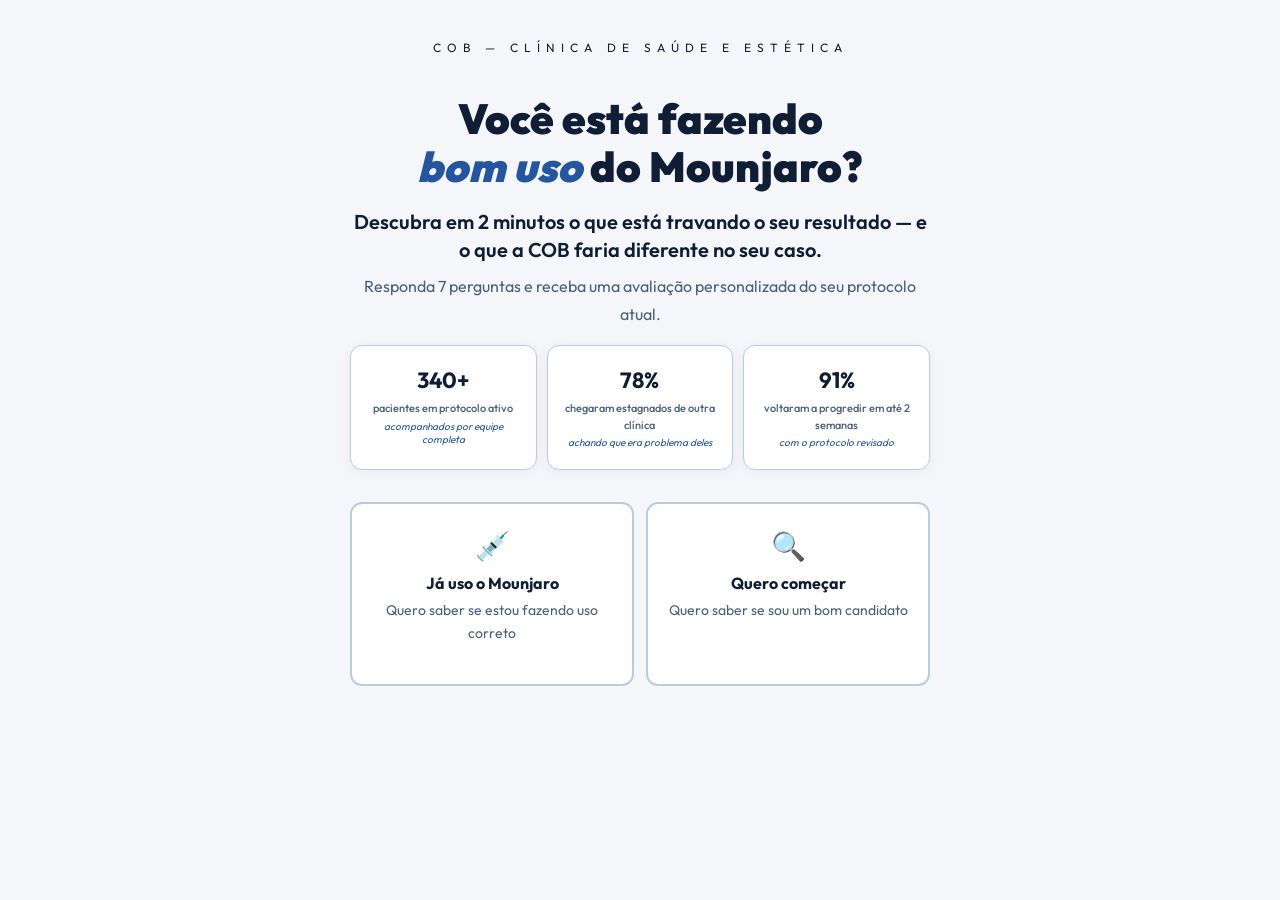
<file: index.html>
<!DOCTYPE html>
<html lang="pt-BR">
<head>
<meta charset="UTF-8">
<meta name="viewport" content="width=device-width, initial-scale=1.0">
<title>Quiz Mounjaro — COB Clínica</title>
<link href="https://fonts.googleapis.com/css2?family=Outfit:wght@300;400;500;600;700;800&display=swap" rel="stylesheet">
<style>
  :root {
    --fundo: #f4f6fa;
    --branco: #ffffff;
    --texto: #0f1e35;
    --texto2: #4a5f7a;
    --azul: #0f1e35;
    --azul-medio: #1a3a6b;
    --azul-claro: #2355a0;
    --azul-bg: #e8eef8;
    --azul-borda: #b8cce0;
    --dourado: #a07828;
    --dourado-bg: #fdf8ee;
    --dourado-borda: #ddc878;
  }
  * { margin:0; padding:0; box-sizing:border-box; }
  body { background:var(--fundo); color:var(--texto); font-family:'Outfit',sans-serif; min-height:100vh; overflow-x:hidden; }
  .header { text-align:center; padding:40px 24px 0; }
  .logo { font-family:'Outfit',sans-serif; font-size:12px; letter-spacing:6px; text-transform:uppercase; color:var(--azul); margin-bottom:40px; }
  .container { max-width:620px; margin:0 auto; padding:0 20px 80px; }

  /* INTRO */
  .intro { text-align:center; padding-bottom:40px; }
  .intro h1 { font-family:'Outfit',sans-serif; font-size:clamp(26px,6vw,42px); font-weight:900; line-height:1.15; margin-bottom:16px; color:var(--azul); }
  .intro h1 span { color:var(--azul-claro); font-style:italic; }
  .intro p { font-size:16px; line-height:1.8; color:var(--texto2); margin-bottom:16px; font-weight:400; }
  .intro-sub { font-size:20px !important; font-weight:600 !important; color:var(--azul) !important; margin-bottom:8px !important; line-height:1.4 !important; }

  .stats-strip { display:grid; grid-template-columns:repeat(3,1fr); gap:10px; margin-bottom:32px; }
  .stat-item { background:var(--branco); border:1px solid var(--azul-borda); border-radius:12px; padding:20px 12px; text-align:center; box-shadow:0 2px 12px rgba(15,30,53,0.06); }
  .stat-num { font-family:'Outfit',sans-serif; font-size:22px; font-weight:700; color:var(--azul); display:block; }
  .stat-label { font-size:11px; color:var(--texto2); line-height:1.5; margin-top:6px; display:block; font-weight:500; }
  .stat-contexto { font-size:10px; color:var(--azul-claro); display:block; margin-top:3px; font-style:italic; font-weight:400; }

  .escolha-grid { display:grid; grid-template-columns:1fr 1fr; gap:12px; }
  .escolha-card { background:var(--branco); border:2px solid var(--azul-borda); border-radius:12px; padding:24px 16px; text-align:center; cursor:pointer; transition:all 0.25s; }
  .escolha-card:hover { border-color:var(--azul-claro); background:var(--azul-bg); transform:translateY(-2px); box-shadow:0 4px 20px rgba(26,58,107,0.1); }
  .escolha-card .ic { font-size:28px; margin-bottom:10px; }
  .escolha-card h3 { font-family:'Outfit',sans-serif; font-size:16px; font-weight:700; margin-bottom:6px; color:var(--azul); }
  .escolha-card p { font-size:14px; color:var(--texto2); line-height:1.6; font-weight:400; }

  /* QUIZ */
  .quiz-section { display:none; }
  .quiz-section.ativo { display:block; }

  .progresso { margin-bottom:32px; }
  .prog-topo { display:flex; justify-content:space-between; align-items:center; margin-bottom:10px; }
  .prog-label { font-size:11px; letter-spacing:3px; text-transform:uppercase; color:var(--azul-claro); font-weight:500; }
  .prog-num { font-size:12px; color:var(--texto2); font-weight:400; }
  .barra-f { height:3px; background:var(--azul-borda); border-radius:2px; overflow:hidden; }
  .barra-p { height:100%; background:var(--azul-claro); border-radius:2px; transition:width 0.45s ease; }

  /* INTERVENCAO */
  .interv { display:none; background:var(--azul-bg); border:1px solid var(--azul-borda); border-left:4px solid var(--azul-claro); border-radius:12px; padding:20px 24px; margin-bottom:22px; animation:fs 0.35s ease; }
  .interv.vis { display:block; }
  .interv-badge { font-size:11px; letter-spacing:3px; text-transform:uppercase; color:var(--azul-claro); margin-bottom:10px; font-weight:600; }
  .interv-txt { font-size:15px; line-height:1.8; color:var(--texto); font-weight:400; }
  .interv-dado { margin-top:14px; background:var(--branco); border-radius:8px; padding:14px 16px; font-size:14px; color:var(--texto2); font-style:italic; border:1px solid var(--azul-borda); }
  .interv-dado strong { color:var(--azul-medio); font-style:normal; font-weight:600; }

  /* PERGUNTA */
  .perg-wrap { opacity:0; transform:translateY(14px); transition:all 0.35s ease; }
  .perg-wrap.vis { opacity:1; transform:translateY(0); }
  .perg-num { font-size:11px; letter-spacing:4px; text-transform:uppercase; color:var(--azul-borda); margin-bottom:16px; font-weight:500; }
  .perg-txt { font-family:'Outfit',sans-serif; font-size:clamp(19px,4vw,25px); font-weight:700; line-height:1.3; margin-bottom:8px; color:var(--azul); }
  .perg-sub { font-size:15px; color:var(--texto2); margin-bottom:28px; line-height:1.75; font-weight:400; }

  .opcoes { display:flex; flex-direction:column; gap:10px; }
  .opcao { background:var(--branco); border:1.5px solid var(--azul-borda); border-radius:12px; padding:18px 22px; cursor:pointer; transition:all 0.25s; display:flex; align-items:center; gap:16px; box-shadow:0 1px 6px rgba(15,30,53,0.05); }
  .opcao:hover { border-color:var(--azul-claro); background:var(--azul-bg); box-shadow:0 2px 12px rgba(35,85,160,0.1); }
  .opcao.sel { border-color:var(--azul-claro); background:var(--azul-bg); box-shadow:0 2px 16px rgba(35,85,160,0.12); }
  .op-letra { width:34px; height:34px; border-radius:50%; border:1.5px solid var(--azul-borda); display:flex; align-items:center; justify-content:center; font-size:12px; color:var(--texto2); flex-shrink:0; transition:all 0.25s; font-weight:500; }
  .opcao.sel .op-letra { background:var(--azul-claro); border-color:var(--azul-claro); color:#fff; }
  .op-txt { font-size:15px; color:var(--texto2); line-height:1.6; font-weight:400; }
  .opcao.sel .op-txt { color:var(--azul-medio); font-weight:500; }

  .btn-prox { margin-top:28px; width:100%; padding:18px; background:var(--azul-medio); color:#fff; border:none; border-radius:12px; font-family:'Outfit',sans-serif; font-size:15px; font-weight:500; cursor:pointer; transition:all 0.25s; display:none; }
  .btn-prox:hover { background:var(--azul-claro); transform:translateY(-1px); box-shadow:0 6px 20px rgba(35,85,160,0.2); }
  .btn-prox.vis { display:block; }

  /* RESULTADO */
  .resultado { display:none; }
  .resultado.ativo { display:block; }

  .res-card { border-radius:16px; padding:44px 32px; text-align:center; margin-bottom:20px; border:1.5px solid; box-shadow:0 4px 24px rgba(15,30,53,0.07); }
  .res-card.otimo { background:#eaf5ef; border-color:#a8d5bc; }
  .res-card.atencao { background:#fef9ec; border-color:#e8d49a; }
  .res-card.risco { background:#fdf0f0; border-color:#e8aaaa; }

  .res-ic { font-size:40px; margin-bottom:14px; }
  .res-badge { display:inline-block; padding:5px 14px; border-radius:20px; font-size:10px; letter-spacing:3px; text-transform:uppercase; font-weight:500; margin-bottom:16px; }
  .otimo .res-badge { background:#c8ecd8; color:#1a6b3a; }
  .atencao .res-badge { background:#fde8a0; color:#7a5800; }
  .risco .res-badge { background:#f8cccc; color:#a01010; }

  .res-titulo { font-family:'Outfit',sans-serif; font-size:clamp(20px,4vw,28px); font-weight:900; line-height:1.2; margin-bottom:12px; color:var(--azul); }
  .res-desc { font-size:16px; line-height:1.85; color:var(--texto2); margin-bottom:28px; font-weight:400; }

  .dado-prova { background:var(--branco); border:1px solid var(--azul-borda); border-radius:10px; padding:16px; margin-bottom:22px; }
  .dado-num { font-family:'Outfit',sans-serif; font-size:30px; font-weight:700; color:var(--azul); }
  .dado-txt { font-size:13px; color:var(--texto2); margin-top:6px; line-height:1.6; font-weight:400; }

  .res-pontos { text-align:left; margin-bottom:24px; }
  .ponto { display:flex; align-items:flex-start; gap:12px; padding:14px 0; border-bottom:1px solid var(--azul-borda); }
  .ponto:last-child { border-bottom:none; }
  .ponto-ic { font-size:14px; flex-shrink:0; margin-top:2px; }
  .ponto-txt { font-size:15px; color:var(--texto2); line-height:1.75; font-weight:400; }
  .ponto-txt strong { color:var(--azul-medio); font-weight:600; }

  .btn-wpp { display:block; width:100%; padding:18px; background:#1a7c44; color:#fff; border:none; border-radius:12px; font-family:'Outfit',sans-serif; font-size:14px; font-weight:500; cursor:pointer; text-decoration:none; text-align:center; transition:all 0.25s; margin-bottom:10px; letter-spacing:0.3px; }
  .btn-wpp:hover { background:#155f34; transform:translateY(-1px); box-shadow:0 6px 20px rgba(26,124,68,0.25); }

  .disc { font-size:11px; color:#999; text-align:center; line-height:1.6; margin-top:12px; }
  .urgencia { background:var(--dourado-bg); border:1px solid var(--dourado-borda); border-radius:10px; padding:14px 18px; font-size:13px; color:var(--dourado); font-weight:500; text-align:center; margin-bottom:14px; }
  .div { height:1px; background:var(--azul-borda); margin:32px 0; }

  .btn-rei { background:none; border:1px solid var(--azul-borda); color:var(--texto2); padding:12px 24px; border-radius:8px; cursor:pointer; font-size:12px; width:100%; transition:all 0.2s; font-family:'Outfit',sans-serif; }
  .btn-rei:hover { border-color:var(--azul-claro); color:var(--azul-claro); }

  @keyframes fs { from{opacity:0;transform:translateY(-8px)} to{opacity:1;transform:translateY(0)} }
  @media(max-width:480px){ .escolha-grid{grid-template-columns:1fr} .res-card{padding:26px 16px} }
</style>
</head>
<body>
<div class="header"><div class="logo">COB — Clínica de Saúde e Estética</div></div>
<div class="container">

  <div class="intro" id="tela-intro">
    <h1>Você está fazendo<br><span>bom uso</span> do Mounjaro?</h1>
    <p class="intro-sub">Descubra em 2 minutos o que está travando o seu resultado — e o que a COB faria diferente no seu caso.</p>
    <p>Responda 7 perguntas e receba uma avaliação personalizada do seu protocolo atual.</p>
    <div class="stats-strip">
      <div class="stat-item"><span class="stat-num">340+</span><span class="stat-label">pacientes em protocolo ativo</span><span class="stat-contexto">acompanhados por equipe completa</span></div>
      <div class="stat-item"><span class="stat-num">78%</span><span class="stat-label">chegaram estagnados de outra clínica</span><span class="stat-contexto">achando que era problema deles</span></div>
      <div class="stat-item"><span class="stat-num">91%</span><span class="stat-label">voltaram a progredir em até 2 semanas</span><span class="stat-contexto">com o protocolo revisado</span></div>
    </div>
    <div class="escolha-grid">
      <div class="escolha-card" onclick="iniciar('usa')"><div class="ic">💉</div><h3>Já uso o Mounjaro</h3><p>Quero saber se estou fazendo uso correto</p></div>
      <div class="escolha-card" onclick="iniciar('quer')"><div class="ic">🔍</div><h3>Quero começar</h3><p>Quero saber se sou um bom candidato</p></div>
    </div>
  </div>

  <div class="quiz-section" id="quiz-usa">
    <div class="progresso"><div class="prog-topo"><span class="prog-label">Avaliação de protocolo</span><span class="prog-num" id="num-usa">1 de 7</span></div><div class="barra-f"><div class="barra-p" id="bar-usa" style="width:14%"></div></div></div>
    <div id="pw-usa" class="perg-wrap"></div>
    <div class="interv" id="int-usa"></div>
    <button class="btn-prox" id="btn-usa" onclick="proximo('usa')">Próxima pergunta →</button>
  </div>

  <div class="quiz-section" id="quiz-quer">
    <div class="progresso"><div class="prog-topo"><span class="prog-label">Avaliação de elegibilidade</span><span class="prog-num" id="num-quer">1 de 7</span></div><div class="barra-f"><div class="barra-p" id="bar-quer" style="width:14%"></div></div></div>
    <div id="pw-quer" class="perg-wrap"></div>
    <div class="interv" id="int-quer"></div>
    <button class="btn-prox" id="btn-quer" onclick="proximo('quer')">Próxima pergunta →</button>
  </div>

  <div class="resultado" id="tela-res"></div>
</div>

<script>
const Q = {
  usa: [
    { t:"Você tem acompanhamento nutricional desde que começou o Mounjaro?", s:"Não apenas médico — um nutricionista para adaptar sua alimentação ao uso da caneta.", ops:[
      {l:"A",tx:"Sim, tenho nutricionista acompanhando ativamente",p:3},
      {l:"B",tx:"Recebi orientações básicas, mas sem acompanhamento contínuo",p:1,iv:{tx:"Orientações genéricas não são suficientes. O Mounjaro reduz o apetite — sem nutricionista ajustando proteína e micronutrientes, você pode estar perdendo músculo sem perceber.",d:"Na COB, <strong>100% dos pacientes</strong> têm acompanhamento nutricional semanal incluído no protocolo — não como extra."}},
      {l:"C",tx:"Não, só o médico que prescreveu",p:0,iv:{tx:"Esse é o cenário mais comum entre pacientes que travam. O médico cuida da dose — mas sem nutricionista, quem garante que você está preservando músculo?",d:"Dos <strong>78% que chegam estagnados à COB</strong>, ausência de acompanhamento nutricional é o fator mais citado."}},
      {l:"D",tx:"Estou usando por conta própria, sem médico",p:-1,iv:{tx:"Isso precisa mudar o quanto antes. Sem supervisão médica, o Mounjaro traz riscos reais — desde desnutrição proteica até efeitos colaterais sem suporte.",d:"Na COB, antes de qualquer prescrição, o Dr. Yuri realiza avaliação completa. O medicamento é o menor componente do protocolo."}}
    ]},
    { t:"Como está sua ingestão de proteína durante o uso?", s:"O Mounjaro reduz o apetite — o risco é consumir proteína insuficiente e perder massa muscular.", ops:[
      {l:"A",tx:"Tenho meta definida e monitoro diariamente",p:3},
      {l:"B",tx:"Tento consumir proteína mas sem meta específica",p:1,iv:{tx:"\"Tentar\" não é suficiente quando o apetite está suprimido. É muito fácil chegar ao final do dia com menos de 60g de proteína — e perder músculo sem saber.",d:"Na COB, cada paciente recebe uma <strong>meta diária de proteína calculada individualmente</strong> por fase do protocolo."}},
      {l:"C",tx:"Como pouco — a fome sumiu e não penso nisso",p:0,iv:{tx:"Esse é o erro mais comum. A supressão do apetite é o efeito desejado — mas comer pouco de tudo faz o corpo usar músculo como energia, não só gordura.",d:"Pacientes com suporte nutricional da COB têm até <strong>3x mais preservação de massa magra</strong> comparado ao uso sem acompanhamento."}},
      {l:"D",tx:"Não sei o quanto devo consumir",p:0,iv:{tx:"Essa informação raramente é passada em consultas rápidas — mas é fundamental para o resultado do tratamento.",d:"Na COB, a orientação nutricional começa <strong>antes da primeira dose</strong>. Você sabe exatamente o que comer, quando e quanto."}}
    ]},
    { t:"Você faz treino de força desde que começou o Mounjaro?", s:"Sem treino de força, parte significativa do peso perdido pode ser músculo — não gordura.", ops:[
      {l:"A",tx:"Sim, treino musculação ou funcional regularmente",p:3},
      {l:"B",tx:"Faço algo leve, mas sem consistência",p:1,iv:{tx:"Treino leve e inconsistente não protege a massa muscular durante o déficit calórico causado pelo Mounjaro. Intensidade e regularidade importam.",d:"Na COB, o <strong>treinador trabalha em sinergia com nutricionista e médico</strong>. É um protocolo único, não três coisas separadas."}},
      {l:"C",tx:"Não faço treino de força",p:0,iv:{tx:"Sem treino de força, até 30% do peso perdido com GLP-1 pode ser massa muscular. Isso compromete o metabolismo, reduz a taxa metabólica basal e ainda piora a estética — o corpo perde volume e firmeza, não só gordura.",d:"<strong>Todos os pacientes da COB</strong> recebem protocolo de treino junto com o nutricional e médico."}},
      {l:"D",tx:"Parei — me sinto sem energia para treinar",p:-1,iv:{tx:"Falta de energia durante o uso é sinal de alerta — pode indicar ingestão insuficiente, déficit de proteína ou desequilíbrio hormonal. Precisa ser investigado.",d:"Na COB, <strong>suporte diário com a equipe</strong> significa que você não precisa esperar a próxima consulta para relatar qualquer sintoma."}}
    ]},
    { t:"Como você lida com a parte emocional e comportamental do emagrecimento?", s:"A caneta resolve o físico — mas padrões mentais e relação com comida precisam de atenção para o resultado durar.", ops:[
      {l:"A",tx:"Tenho acompanhamento psicológico ou de comportamento alimentar",p:3},
      {l:"B",tx:"Percebo que tenho padrões que sabotam meu resultado, mas não trato",p:1,iv:{tx:"Perceber é o primeiro passo — mas sem trabalhar esses padrões, eles voltam. Ansiedade alimentar e compulsão são as principais causas de reganho após o tratamento.",d:"Na COB, a <strong>psicóloga faz parte do protocolo</strong>. Não é opcional — o resultado físico depende do trabalho mental."}},
      {l:"C",tx:"Nunca pensei nisso — achei que a caneta resolveria tudo",p:0,iv:{tx:"O Mounjaro não reprograma a relação com a comida. Sem esse trabalho, as chances de reganho após o tratamento são altas.",d:"Pacientes da COB com acompanhamento psicológico têm taxa de manutenção do resultado <strong>2x maior no primeiro ano</strong> após o tratamento."}},
      {l:"D",tx:"Não acredito que a parte emocional interfere no físico",p:0,iv:{tx:"A conexão é real e documentada. Cortisol elevado por estresse crônico, por exemplo, favorece acúmulo de gordura abdominal mesmo com dieta adequada.",d:"A <strong>psicóloga da COB</strong> trabalha especificamente com comportamento alimentar e reprogramação de padrões — foco no resultado, não terapia geral."}}
    ]},
    { t:"Com que frequência você tem contato com o médico que prescreveu?", s:"Ajuste de dose, manejo de efeitos colaterais e avaliação de evolução são críticos para resultado e segurança.", ops:[
      {l:"A",tx:"Consultas regulares com ajuste conforme evolução",p:3},
      {l:"B",tx:"Tenho contato quando sinto algo diferente",p:1,iv:{tx:"Esperar sentir algo não é ideal — muitos ajustes importantes de dose são feitos proativamente, baseados em evolução, não apenas em sintomas.",d:"Na COB, o <strong>Dr. Yuri revisa cada protocolo mensalmente</strong> no mínimo, com check-ins da equipe toda semana."}},
      {l:"C",tx:"Raramente — peguei a prescrição e sigo sozinho",p:0,iv:{tx:"A dose ideal do Mounjaro é individualizada e muda ao longo do tratamento. Ficar na mesma dose sem revisão é um dos principais motivos de estagnação.",d:"Na COB, <strong>nenhum paciente fica mais de 30 dias sem contato com a equipe médica</strong>. O suporte é parte do tratamento."}},
      {l:"D",tx:"Não tenho médico acompanhando",p:-1,iv:{tx:"Urgente. O Mounjaro sem supervisão médica é arriscado — a dose precisa ser ajustada, os efeitos colaterais precisam ser manejados.",d:"A COB oferece <strong>avaliação inicial para pacientes em uso sem acompanhamento</strong> adequado. Fale com a equipe."}}
    ]},
    { t:"Como você avalia seu resultado até agora?", s:"Seja honesto — isso ajuda a identificar onde está o travamento.", ops:[
      {l:"A",tx:"Excelente — perco peso consistentemente e me sinto bem",p:3},
      {l:"B",tx:"Bom no início, mas travou nos últimos meses",p:1,iv:{tx:"Platô é o sinal mais claro de que algo precisa ser ajustado — dose, alimentação, treino ou hormônios. Não é o corpo resistindo à caneta.",d:"Dos pacientes que chegam à COB em platô, <strong>91% voltam a progredir em até 2 semanas</strong> com o protocolo revisado."}},
      {l:"C",tx:"Resultado abaixo do esperado desde o começo",p:0,iv:{tx:"Resultado fraco desde o início quase sempre indica fator subjacente — desregulação hormonal é o mais comum, especialmente após os 35 anos.",d:"Na COB, a avaliação inclui <strong>painel hormonal completo</strong>. Em muitos casos, a reposição hormonal em paralelo é o que destrava o resultado."}},
      {l:"D",tx:"Perco peso mas me sinto fraco e sem energia",p:0,iv:{tx:"Perder peso sentindo-se mal não é resultado — é sinal de protocolo desequilibrado. Fraqueza indica perda de músculo ou ingestão inadequada de nutrientes.",d:"Na COB, o bem-estar é monitorado junto com o resultado. <strong>Sentir-se bem durante o processo</strong> é parte do protocolo."}}
    ]},
    { t:"Você monitora sua composição corporal além do peso na balança?", s:"O peso pode cair e o resultado ainda ser ruim — se for músculo indo embora junto com a gordura.", ops:[
      {l:"A",tx:"Sim, faço avaliação física de composição corporal periodicamente",p:3},
      {l:"B",tx:"Acompanho só pelo peso e pelo espelho",p:1,iv:{tx:"A balança engana. É possível perder 8kg em 2 meses — sendo 5kg de músculo. O resultado parece bom no número, mas é péssimo para o metabolismo.",d:"Na COB, a <strong>bioimpedância está incluída no acompanhamento</strong>. Monitoramos músculo, gordura, hidratação e metabolismo basal."}},
      {l:"C",tx:"Não monitoro",p:0,iv:{tx:"Sem monitorar composição corporal, você está voando às cegas. Não tem como saber se está perdendo o que deve perder.",d:"<strong>Avaliação de composição corporal mensal</strong> está incluída em todos os protocolos da COB."}},
      {l:"D",tx:"Não sabia que isso era importante",p:0,iv:{tx:"É uma das informações mais importantes do tratamento — e raramente é passada em consultas convencionais.",d:"Na COB, desde a primeira consulta, você entende exatamente <strong>o que está sendo monitorado e por quê</strong>."}}
    ]}
  ],
  quer: [
    { t:"Há quanto tempo você tenta emagrecer sem resultado duradouro?", s:"Isso ajuda a entender se existe uma causa subjacente que precisa ser investigada antes de qualquer medicação.", ops:[
      {l:"A",tx:"Menos de 6 meses — é algo recente",p:1},
      {l:"B",tx:"Entre 6 meses e 2 anos",p:2},
      {l:"C",tx:"Mais de 2 anos tentando",p:3,iv:{tx:"Mais de 2 anos sem resultado duradouro é sinal claro de que existe algo além de dieta e disciplina. Causas hormonais, metabólicas ou comportamentais precisam ser investigadas.",d:"Na COB, a avaliação inicial mapeia <strong>todas as possíveis causas subjacentes</strong> antes de qualquer prescrição."}},
      {l:"D",tx:"A vida toda — perco e recupero sempre",p:3,iv:{tx:"Ciclos repetidos indicam que o tratamento anterior nunca foi completo — resolveu o sintoma, não a causa.",d:"<strong>78% dos nossos pacientes</strong> chegaram com histórico de efeito sanfona. Com o protocolo completo da COB, manutenção em 12 meses é de 87%."}}
    ]},
    { t:"Você já investigou se seus hormônios estão equilibrados?", s:"Hormônios desregulados são a causa mais ignorada de resistência ao emagrecimento após os 35 anos.", ops:[
      {l:"A",tx:"Sim, fiz exames recentes e estão normais",p:2},
      {l:"B",tx:"Fiz exames mas nunca discuti com especialista integrativo",p:1,iv:{tx:"Exames \"normais\" no laudo nem sempre significam hormônios ótimos. Médicos integrativistas avaliam faixas de otimização — não apenas normalidade.",d:"O Dr. Yuri já identificou desregulação em <strong>pacientes com exames dentro do normal</strong> pela medicina convencional."}},
      {l:"C",tx:"Nunca investiguei",p:0,iv:{tx:"Antes de começar qualquer protocolo com caneta, investigar os hormônios é fundamental. Tireoide, testosterona, cortisol e insulina são os principais suspeitos.",d:"Na COB, a avaliação inclui <strong>painel hormonal completo</strong>. Em muitos casos, a reposição hormonal é o que destrava o resultado."}},
      {l:"D",tx:"Tenho sintomas (cansaço, sono ruim, irritabilidade) mas não investiguei",p:0,iv:{tx:"Esses sintomas juntos são sinal clássico de desregulação hormonal — especialmente após os 35-40 anos. Tratar o emagrecimento sem investigar isso é atacar o sintoma.",d:"O <strong>Dr. Yuri Bortolotti</strong> é especialista em medicina integrativa e reposição hormonal. A avaliação começa pelos sintomas, não só pelos exames."}}
    ]},
    { t:"Qual seria seu acompanhamento durante o uso do Mounjaro?", s:"Esse é o fator que mais determina o resultado — e a segurança — do tratamento.", ops:[
      {l:"A",tx:"Médico + nutricionista + treinador + psicólogo",p:3},
      {l:"B",tx:"Médico + nutricionista",p:2,iv:{tx:"Já é muito mais do que a maioria. Mas treino e suporte comportamental fazem diferença real na manutenção — especialmente após o término do protocolo.",d:"Na COB, todos os quatro pilares estão incluídos no mesmo protocolo: <strong>médico, nutricionista, treinador e psicóloga</strong>."}},
      {l:"C",tx:"Só o médico que vai prescrever",p:1,iv:{tx:"O médico é indispensável — mas não é suficiente. Sem nutricionista, você perde músculo. Sem treino, o metabolismo cai. Sem suporte comportamental, o padrão alimentar volta.",d:"Na COB, o protocolo tem <strong>4 especialistas trabalhando juntos</strong>. A equipe inteira constrói o plano."}},
      {l:"D",tx:"Ainda não pensei nisso",p:0,iv:{tx:"Pensar no acompanhamento antes de começar é exatamente o que diferencia quem mantém o resultado de quem reganha tudo.",d:"Na COB, você não monta sua própria equipe. <strong>Médico, nutricionista, treinador e psicóloga</strong> já estão no mesmo protocolo."}}
    ]},
    { t:"Como você lida com a relação emocional com a comida?", s:"A caneta suprime o apetite físico — mas não reprograma padrões emocionais de alimentação.", ops:[
      {l:"A",tx:"Tenho uma relação saudável — como por fome, não por emoção",p:3},
      {l:"B",tx:"Às vezes como por ansiedade ou estresse, mas consigo controlar",p:2,iv:{tx:"\"Às vezes\" pode virar \"sempre\" em momentos de pressão — e é aí que o resultado regride. Trabalhar isso preventivamente é muito mais eficaz.",d:"A <strong>psicóloga da COB</strong> trabalha especificamente com comportamento alimentar. Foco no padrão que interfere no resultado — não terapia geral."}},
      {l:"C",tx:"Como por ansiedade, tédio ou emoções com frequência",p:1,iv:{tx:"Isso é mais comum do que parece — e é uma das causas mais subestimadas de insucesso a longo prazo. O Mounjaro ajuda no curto prazo, mas não reprograma esse padrão.",d:"Na COB, <strong>100% dos pacientes passam por avaliação comportamental</strong> antes do início. A psicóloga identifica os gatilhos e trabalha em paralelo."}},
      {l:"D",tx:"Não sei distinguir fome física de fome emocional",p:0,iv:{tx:"Não saber essa diferença é muito mais comum do que parece — e é exatamente o que a psicóloga do protocolo trabalha nas primeiras semanas.",d:"Na COB, o <strong>trabalho psicológico começa junto com o protocolo médico e nutricional</strong>. Você não precisa resolver isso sozinho antes de começar."}}
    ]},
    { t:"Você pratica ou pretende praticar treino de força durante o tratamento?", s:"Sem treino de força, parte do peso perdido pode ser músculo — não gordura.", ops:[
      {l:"A",tx:"Sim, já treino musculação ou funcional regularmente",p:3},
      {l:"B",tx:"Pretendo incluir quando começar",p:2,iv:{tx:"Boa intenção — mas \"quando começar\" costuma virar \"quando tiver tempo\". Estruturar antes é o que faz a diferença.",d:"Na COB, o <strong>protocolo de treino começa junto com o nutricional e médico</strong>. O treinador recebe seu histórico e monta um programa real."}},
      {l:"C",tx:"Não tenho costume de treinar",p:1,iv:{tx:"Não precisa ser atleta. Exercícios de resistência simples, 2-3x por semana, já são suficientes para proteger a massa muscular durante o uso da caneta.",d:"Na COB, o <strong>treinador adapta o protocolo à sua realidade</strong> — seja iniciante, com limitações ou sem tempo."}},
      {l:"D",tx:"Tenho limitações físicas que dificultam treinar",p:1,iv:{tx:"Limitações físicas não impedem o treino — elas mudam o tipo de treino. Um treinador especializado adapta o protocolo para a sua condição.",d:"Na COB, avaliamos cada caso individualmente. <strong>Pacientes com limitações ortopédicas ou cardíacas</strong> recebem protocolos adaptados com segurança."}}
    ]},
    { t:"Qual é sua principal motivação para considerar o Mounjaro?", s:"Não existe resposta errada — isso nos ajuda a entender o que importa mais para você.", ops:[
      {l:"A",tx:"Saúde e qualidade de vida a longo prazo",p:3},
      {l:"B",tx:"Perder peso para me sentir melhor no dia a dia",p:2},
      {l:"C",tx:"Quero resultado rápido para uma situação específica",p:1,iv:{tx:"Resultado rápido é possível com o protocolo certo — mas sem estrutura, o peso volta igual ou pior. O Mounjaro funciona melhor como início de mudança, não como atalho.",d:"Na COB, mesmo pacientes com objetivo de curto prazo recebem <strong>protocolo de manutenção desde o início</strong>."}},
      {l:"D",tx:"Um médico sugeriu e estou avaliando",p:2}
    ]},
    { t:"Como você descreveria seu estilo de vida atual?", s:"Honestidade aqui é fundamental para uma avaliação precisa do ponto de partida.", ops:[
      {l:"A",tx:"Alimentação razoável e alguma atividade física",p:3},
      {l:"B",tx:"Alimentação variada, sem rotina de exercícios",p:2,iv:{tx:"Ponto de partida muito trabalhável. O foco inicial será estruturar a alimentação e iniciar o movimento — antes de qualquer medicação.",d:"Na COB, o protocolo é <strong>progressivo e respeitoso com seu ponto de partida</strong>. Ninguém é cobrado por começar do zero."}},
      {l:"C",tx:"Sedentário e com alimentação desregulada",p:1,iv:{tx:"Esse é o cenário que mais se beneficia de uma abordagem completa. Começar pelo Mounjaro sem estruturar a base alimentar e de movimento é construir sobre areia.",d:"Na COB, pacientes nesse perfil têm <strong>plano de transição estruturado</strong> — não é \"do zero pra tudo\", é um protocolo com etapas claras."}},
      {l:"D",tx:"Faço dieta há anos mas nunca mantenho",p:2,iv:{tx:"Não conseguir manter não é falta de força de vontade — é falta de suporte certo. Dietas restritivas sem acompanhamento comportamental raramente sustentam resultado.",d:"Na COB, a <strong>psicóloga trabalha especificamente o padrão de \"dieta e abandono\"</strong>. O objetivo é que você nunca mais precise fazer dieta da forma que fez até hoje."}}
    ]}
  ]
};

let tipo='', atual=0, pts=0, selIdx=null, selPts=null;

// Patch: remover iv de perguntas não autorizadas
(function() {
  var permitidosUsa = [0, 4];
  var permitidosQuer = [2];
  Q.usa.forEach(function(p, i) {
    if (permitidosUsa.indexOf(i) === -1) {
      p.ops.forEach(function(op) { delete op.iv; });
    }
  });
  Q.quer.forEach(function(p, i) {
    if (permitidosQuer.indexOf(i) === -1) {
      p.ops.forEach(function(op) { delete op.iv; });
    }
  });
})();


function iniciar(t){
  tipo=t; atual=0; pts=0; selIdx=null; selPts=null;
  document.getElementById('tela-intro').style.display='none';
  document.getElementById('quiz-'+t).classList.add('ativo');
  render();
}

function render(){
  const pergs=Q[tipo], p=pergs[atual], tot=pergs.length;
  const pw='pw-'+tipo, bar='bar-'+tipo, num='num-'+tipo, btn='btn-'+tipo, iv='int-'+tipo;
  document.getElementById(bar).style.width=((atual+1)/tot*100)+'%';
  document.getElementById(num).textContent=(atual+1)+' de '+tot;
  document.getElementById(btn).classList.remove('vis');
  const ivEl=document.getElementById(iv);
  ivEl.classList.remove('vis'); ivEl.innerHTML='';
  selIdx=null; selPts=null;
  const w=document.getElementById(pw);
  w.classList.remove('vis');
  w.innerHTML=`
    <div class="perg-num">Pergunta ${atual+1}</div>
    <div class="perg-txt">${p.t}</div>
    <div class="perg-sub">${p.s}</div>
    <div class="opcoes">${p.ops.map((op,i)=>`
      <div class="opcao" onclick="sel(this,${op.p},${i})">
        <div class="op-letra">${op.l}</div>
        <div class="op-txt">${op.tx}</div>
      </div>`).join('')}
    </div>`;
  requestAnimationFrame(()=>requestAnimationFrame(()=>w.classList.add('vis')));
}

function sel(el,p,i){
  document.querySelectorAll('#quiz-'+tipo+' .opcao').forEach(o=>o.classList.remove('sel'));
  el.classList.add('sel');
  selIdx=i; selPts=p;
  const op=Q[tipo][atual].ops[i];
  const ivEl=document.getElementById('int-'+tipo);
  if(op.iv){
    ivEl.innerHTML=`<div class="interv-badge">💡 Sabia que na COB...</div><div class="interv-txt">${op.iv.tx}</div>${op.iv.d?`<div class="interv-dado">${op.iv.d}</div>`:''}`;
    ivEl.classList.add('vis');
    setTimeout(()=>{ document.getElementById('btn-'+tipo).scrollIntoView({behavior:'smooth', block:'center'}); }, 100);
  } else {
    ivEl.classList.remove('vis'); ivEl.innerHTML='';
  }
  document.getElementById('btn-'+tipo).classList.add('vis');
}

function proximo(t){
  if(selIdx===null) return;
  pts+=selPts; atual++;
  if(atual<Q[t].length) render();
  else mostrarRes();
}

function mostrarRes(){
  document.getElementById('quiz-'+tipo).classList.remove('ativo');
  const tela=document.getElementById('tela-res');
  tela.classList.add('ativo');
  tela.innerHTML=gerarRes();
}

function gerarRes(){
  const max=21, pct=pts/max;
  let nv,badge,ic,tit,desc,pontos,dnum,dtxt,msg,cta;

  if(tipo==='usa'){
    if(pct>=0.70){
      nv='otimo';badge='✅ Protocolo bem estruturado';ic='🏆';
      tit='Você está no caminho certo';
      desc='Seu protocolo tem os pilares fundamentais para um resultado seguro e sustentável.';
      dnum='91%';dtxt='dos pacientes COB com protocolo completo mantêm o resultado no primeiro ano';
      pontos=[
        {i:'✅',t:'<strong>Continue o acompanhamento nutricional</strong> — é o que diferencia quem mantém de quem regride.'},
        {i:'✅',t:'<strong>Monitore composição corporal</strong> regularmente, não só peso.'},
        {i:'💡',t:'Uma revisão com equipe completa pode identificar oportunidades que você ainda não percebeu.'}
      ];
      msg='Olá! Fiz o quiz do Mounjaro e meu resultado foi "Protocolo bem estruturado". Gostaria de agendar uma revisão com a equipe da COB.';
      cta='Agendar revisão do meu protocolo →';
    } else if(pct>=0.40){
      nv='atencao';badge='⚠️ Lacunas identificadas';ic='🔍';
      tit='Seu protocolo tem pontos críticos em aberto';
      desc='Você está usando o Mounjaro, mas elementos essenciais estão faltando. Isso pode explicar resultado abaixo do esperado.';
      dnum='78%';dtxt='dos pacientes em platô que chegam à COB voltam a progredir em até 2 semanas';
      pontos=[
        {i:'⚠️',t:'<strong>Sem nutrição adequada</strong>, a caneta pode causar perda de músculo — comprometendo o metabolismo a longo prazo.'},
        {i:'⚠️',t:'<strong>Suporte comportamental e de treino</strong> separam resultado temporário de resultado permanente.'},
        {i:'💡',t:'O protocolo da COB inclui médico, nutricionista, treinador e psicóloga — em um único plano.'}
      ];
      msg='Olá! Fiz o quiz do Mounjaro e identifiquei lacunas no meu protocolo. Gostaria de entender como a COB pode ajudar.';
      cta='Quero reestruturar meu protocolo →';
    } else {
      nv='risco';badge='🚨 Atenção urgente';ic='🚨';
      tit='Seu uso atual pode estar te prejudicando';
      desc='O protocolo atual tem lacunas sérias. Isso não significa que o Mounjaro não funciona para você — significa que você precisa de suporte real.';
      dnum='340+';dtxt='pacientes em protocolo ativo na COB — nenhum sem acompanhamento médico e nutricional';
      pontos=[
        {i:'🚨',t:'<strong>Sem supervisão médica</strong>, os riscos superam os benefícios.'},
        {i:'🚨',t:'<strong>Perda de músculo silenciosa</strong> pode estar comprometendo seu metabolismo permanentemente.'},
        {i:'💡',t:'Nossa equipe avalia o que está acontecendo e reestrutura o protocolo com segurança.'}
      ];
      msg='Olá! Fiz o quiz do Mounjaro e meu resultado indicou riscos sérios no protocolo atual. Preciso de ajuda urgente.';
      cta='Quero corrigir meu protocolo agora →';
    }
  } else {
    if(pct>=0.70){
      nv='otimo';badge='✅ Perfil favorável';ic='⭐';
      tit='Você tem um perfil muito favorável para o tratamento';
      desc='Com base nas suas respostas, você tem a mentalidade e a estrutura certa para fazer bom uso do Mounjaro e manter o resultado.';
      dnum='91%';dtxt='de pacientes com perfil favorável e protocolo completo mantêm o resultado em 12 meses';
      pontos=[
        {i:'✅',t:'<strong>Motivação de longo prazo</strong> — você busca resultado real, não atalho.'},
        {i:'✅',t:'<strong>Consciência sobre o protocolo</strong> — você entende que a caneta funciona dentro de um contexto de cuidado.'},
        {i:'💡',t:'O próximo passo é uma avaliação médica completa para confirmar a indicação e montar o protocolo certo.'}
      ];
      msg='Olá! Fiz o quiz e meu resultado foi "Perfil favorável" para o Mounjaro. Gostaria de agendar uma avaliação na COB.';
      cta='Agendar minha avaliação inicial →';
    } else if(pct>=0.40){
      nv='atencao';badge='⚠️ Avaliação necessária';ic='🔍';
      tit='Você pode se beneficiar — mas precisa de avaliação antes';
      desc='Algumas respostas indicam fatores que precisam ser investigados antes de iniciar o Mounjaro. Começar sem essa base pode comprometer o resultado.';
      dnum='78%';dtxt='dos pacientes têm causa hormonal ou comportamental não investigada ao chegar na COB';
      pontos=[
        {i:'⚠️',t:'<strong>Hormônios não investigados</strong> podem ser a causa principal da resistência ao emagrecimento.'},
        {i:'⚠️',t:'<strong>Padrão comportamental com comida</strong> precisa de atenção antes ou junto com o tratamento.'},
        {i:'💡',t:'A avaliação completa vai identificar o que precisa ser ajustado e se o Mounjaro é a melhor opção agora.'}
      ];
      msg='Olá! Fiz o quiz e meu resultado indica que preciso de avaliação antes de começar o Mounjaro. Gostaria de agendar.';
      cta='Quero entender meu caso com a equipe →';
    } else {
      nv='risco';badge='🚨 Base necessária primeiro';ic='🩺';
      tit='Antes do Mounjaro, você precisa de uma avaliação completa';
      desc='Existem fatores importantes não investigados que podem estar por trás da dificuldade de emagrecer. Começar com a caneta sem essa base pode não resolver o problema.';
      dnum='340+';dtxt='pacientes atendidos na COB — todos com avaliação completa antes de qualquer prescrição';
      pontos=[
        {i:'🚨',t:'<strong>Causa subjacente não investigada</strong> — hormonal, metabólica ou comportamental.'},
        {i:'🚨',t:'<strong>Sem estrutura de suporte</strong>, o resultado da caneta tende a ser temporário.'},
        {i:'💡',t:'Nossa equipe investiga as causas reais e monta o protocolo certo — com ou sem Mounjaro.'}
      ];
      msg='Olá! Fiz o quiz do Mounjaro e identificaram fatores que precisam ser investigados. Gostaria de agendar uma avaliação na COB.';
      cta='Quero uma avaliação completa antes de começar →';
    }
  }

  const wpp=`https://wa.me/5548999999999?text=${encodeURIComponent(msg)}`;
  return `
    <div class="res-card ${nv}">
      <div class="res-ic">${ic}</div>
      <div class="res-badge">${badge}</div>
      <div class="res-titulo">${tit}</div>
      <div class="res-desc">${desc}</div>
      <div class="dado-prova"><div class="dado-num">${dnum}</div><div class="dado-txt">${dtxt}</div></div>
      <div class="res-pontos">${pontos.map(p=>`<div class="ponto"><span class="ponto-ic">${p.i}</span><span class="ponto-txt">${p.t}</span></div>`).join('')}</div>
    </div>
    <div class="urgencia">📅 As avaliações iniciais têm agenda limitada — atendemos um número restrito de novos pacientes por mês.</div>
    <a href="${wpp}" target="_blank" class="btn-wpp">💬 ${cta}</a>
    <p class="disc">Este quiz é informativo e não substitui avaliação médica. Os resultados servem como orientação para uma consulta profissional com a equipe da COB.</p>
    <div class="div"></div>
    <button class="btn-rei" onclick="reiniciar()">← Refazer o quiz</button>`;
}

function reiniciar(){
  tipo=''; atual=0; pts=0; selIdx=null; selPts=null;
  document.getElementById('tela-intro').style.display='block';
  document.querySelectorAll('.quiz-section').forEach(q=>q.classList.remove('ativo'));
  const t=document.getElementById('tela-res');
  t.classList.remove('ativo'); t.innerHTML='';
}
</script>
</body>
</html>
</file>
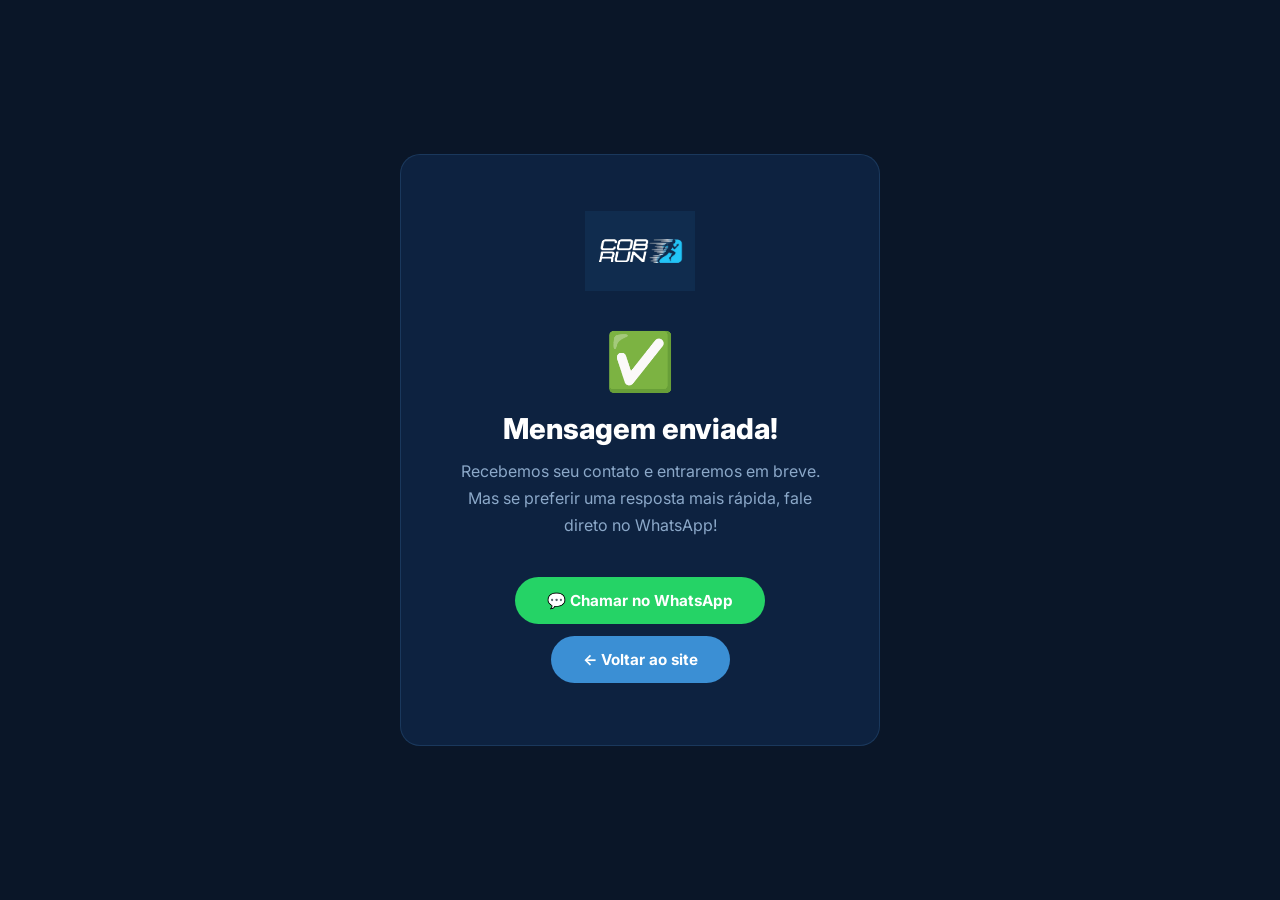
<file: obrigado.html>
<!DOCTYPE html>
<html lang="pt-BR">
<head>
  <meta charset="UTF-8" />
  <meta name="viewport" content="width=device-width, initial-scale=1.0" />
  <title>Mensagem enviada | COB Run</title>
  <link rel="preconnect" href="https://fonts.googleapis.com" />
  <link href="https://fonts.googleapis.com/css2?family=Inter:wght@400;600;700;800&display=swap" rel="stylesheet" />
  <style>
    *, *::before, *::after { box-sizing: border-box; margin: 0; padding: 0; }
    body {
      font-family: 'Inter', sans-serif;
      background: #0a1628;
      color: #fff;
      min-height: 100vh;
      display: flex;
      align-items: center;
      justify-content: center;
      text-align: center;
      padding: 24px;
    }
    .card {
      background: #0d2240;
      border: 1px solid rgba(100,181,246,0.15);
      border-radius: 20px;
      padding: 56px 48px;
      max-width: 480px;
      width: 100%;
    }
    .logo { height: 80px; width: auto; margin-bottom: 32px; mix-blend-mode: screen; filter: brightness(1.15) contrast(1.05); }
    .icon { font-size: 3.5rem; margin-bottom: 16px; display: block; }
    h1 { font-size: 1.8rem; font-weight: 800; margin-bottom: 12px; color: #fff; }
    p { color: #8ba8c8; line-height: 1.7; margin-bottom: 32px; }
    .btn {
      display: inline-flex;
      align-items: center;
      gap: 8px;
      background: #3b8fd4;
      color: #fff;
      text-decoration: none;
      padding: 14px 32px;
      border-radius: 50px;
      font-weight: 700;
      font-size: 0.95rem;
      transition: background 0.3s;
      margin: 6px;
    }
    .btn:hover { background: #64b5f6; }
    .btn--wa { background: #25d366; }
    .btn--wa:hover { background: #1da851; }
  </style>
</head>
<body>
  <div class="card">
    <img src="img/logo.jpg" alt="COB Run" class="logo" />
    <span class="icon">✅</span>
    <h1>Mensagem enviada!</h1>
    <p>Recebemos seu contato e entraremos em breve.<br/>
    Mas se preferir uma resposta mais rápida, fale direto no WhatsApp!</p>
    <a href="https://wa.me/5548996776817?text=Olá%2C%20gostaria%20de%20saber%20mais%20informações%20sobre%20a%20COB%20Run!" target="_blank" class="btn btn--wa">
      💬 Chamar no WhatsApp
    </a>
    <a href="index.html" class="btn">← Voltar ao site</a>
  </div>
</body>
</html>
</file>
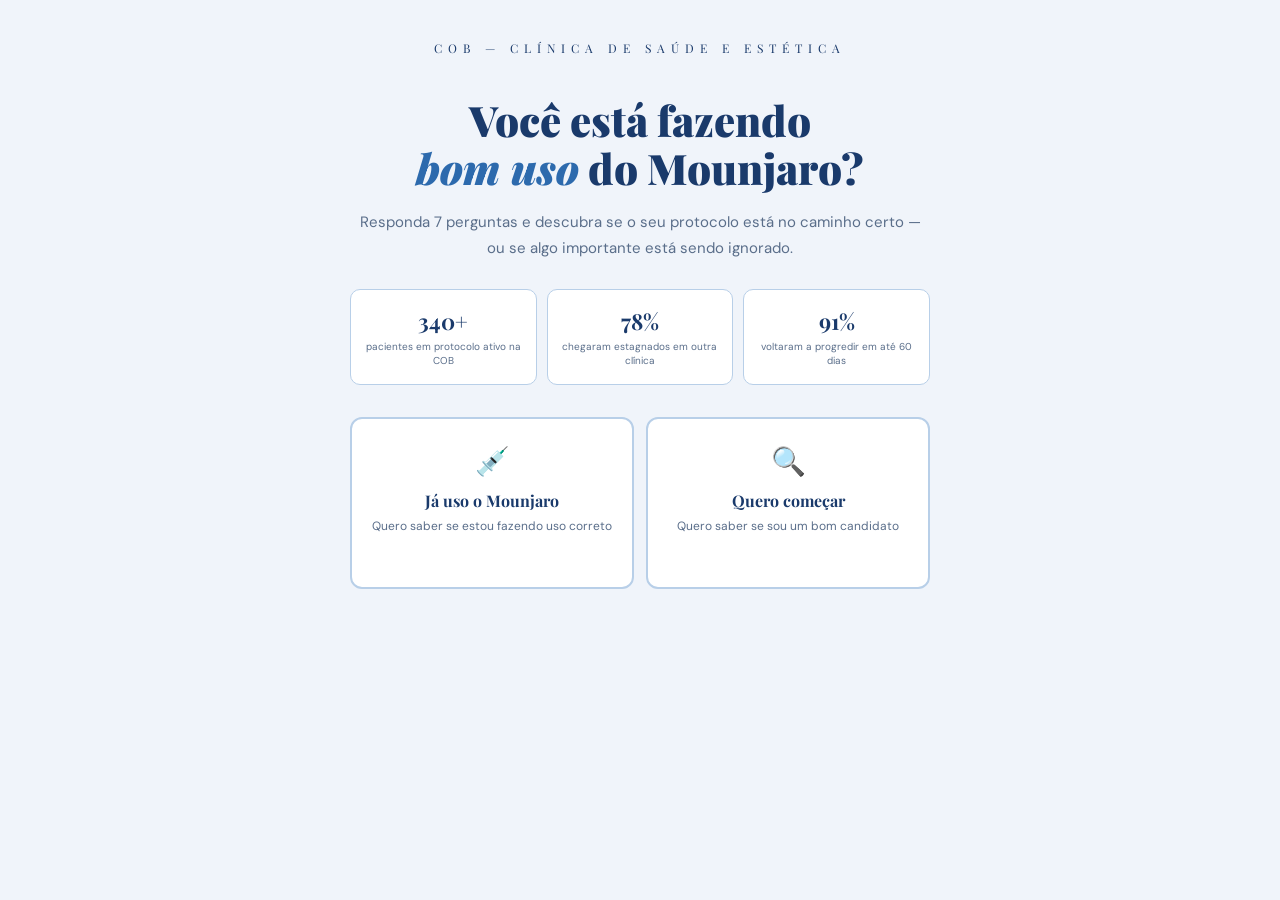
<file: quiz-mounjaro.html>
<!DOCTYPE html>
<html lang="pt-BR">
<head>
<meta charset="UTF-8">
<meta name="viewport" content="width=device-width, initial-scale=1.0">
<title>Quiz Mounjaro — COB Clínica</title>
<link href="https://fonts.googleapis.com/css2?family=Playfair+Display:wght@400;700;900&family=DM+Sans:wght@300;400;500&display=swap" rel="stylesheet">
<style>
  :root {
    --fundo: #f0f4fa;
    --branco: #ffffff;
    --texto: #0f1e35;
    --texto2: #5a6e8a;
    --azul: #1a3a6b;
    --azul-claro: #2d6aad;
    --azul-bg: #e4edf8;
    --azul-borda: #b8cfe8;
  }
  * { margin:0; padding:0; box-sizing:border-box; }
  body { background:var(--fundo); color:var(--texto); font-family:'DM Sans',sans-serif; min-height:100vh; overflow-x:hidden; }
  .header { text-align:center; padding:40px 24px 0; }
  .logo { font-family:'Playfair Display',serif; font-size:12px; letter-spacing:6px; text-transform:uppercase; color:var(--azul); margin-bottom:40px; }
  .container { max-width:620px; margin:0 auto; padding:0 20px 80px; }

  /* INTRO */
  .intro { text-align:center; padding-bottom:40px; }
  .intro h1 { font-family:'Playfair Display',serif; font-size:clamp(26px,6vw,42px); font-weight:900; line-height:1.15; margin-bottom:16px; color:var(--azul); }
  .intro h1 span { color:var(--azul-claro); font-style:italic; }
  .intro p { font-size:15px; line-height:1.75; color:var(--texto2); margin-bottom:28px; }

  .stats-strip { display:grid; grid-template-columns:repeat(3,1fr); gap:10px; margin-bottom:32px; }
  .stat-item { background:var(--branco); border:1px solid var(--azul-borda); border-radius:10px; padding:16px 10px; text-align:center; }
  .stat-num { font-family:'Playfair Display',serif; font-size:22px; font-weight:700; color:var(--azul); display:block; }
  .stat-label { font-size:10px; color:var(--texto2); line-height:1.4; margin-top:4px; display:block; }

  .escolha-grid { display:grid; grid-template-columns:1fr 1fr; gap:12px; }
  .escolha-card { background:var(--branco); border:2px solid var(--azul-borda); border-radius:12px; padding:24px 16px; text-align:center; cursor:pointer; transition:all 0.25s; }
  .escolha-card:hover { border-color:var(--azul-claro); background:var(--azul-bg); transform:translateY(-2px); box-shadow:0 4px 20px rgba(26,58,107,0.1); }
  .escolha-card .ic { font-size:28px; margin-bottom:10px; }
  .escolha-card h3 { font-family:'Playfair Display',serif; font-size:16px; font-weight:700; margin-bottom:6px; color:var(--azul); }
  .escolha-card p { font-size:12px; color:var(--texto2); line-height:1.5; }

  /* QUIZ */
  .quiz-section { display:none; }
  .quiz-section.ativo { display:block; }

  .progresso { margin-bottom:32px; }
  .prog-topo { display:flex; justify-content:space-between; align-items:center; margin-bottom:10px; }
  .prog-label { font-size:10px; letter-spacing:3px; text-transform:uppercase; color:var(--azul); }
  .prog-num { font-size:10px; color:var(--texto2); }
  .barra-f { height:3px; background:var(--azul-borda); border-radius:2px; overflow:hidden; }
  .barra-p { height:100%; background:var(--azul-claro); border-radius:2px; transition:width 0.45s ease; }

  /* INTERVENCAO */
  .interv { display:none; background:var(--azul-bg); border:1px solid var(--azul-borda); border-left:4px solid var(--azul-claro); border-radius:12px; padding:18px 22px; margin-bottom:20px; animation:fs 0.35s ease; }
  .interv.vis { display:block; }
  .interv-badge { font-size:10px; letter-spacing:3px; text-transform:uppercase; color:var(--azul-claro); margin-bottom:8px; font-weight:600; }
  .interv-txt { font-size:14px; line-height:1.7; color:var(--azul); }
  .interv-dado { margin-top:12px; background:var(--branco); border-radius:8px; padding:12px 14px; font-size:13px; color:var(--azul); font-style:italic; border:1px solid var(--azul-borda); }
  .interv-dado strong { color:var(--azul-claro); font-style:normal; }

  /* PERGUNTA */
  .perg-wrap { opacity:0; transform:translateY(14px); transition:all 0.35s ease; }
  .perg-wrap.vis { opacity:1; transform:translateY(0); }
  .perg-num { font-size:10px; letter-spacing:4px; text-transform:uppercase; color:var(--azul-borda); margin-bottom:14px; }
  .perg-txt { font-family:'Playfair Display',serif; font-size:clamp(19px,4vw,25px); font-weight:700; line-height:1.3; margin-bottom:8px; color:var(--azul); }
  .perg-sub { font-size:13px; color:var(--texto2); margin-bottom:26px; line-height:1.65; }

  .opcoes { display:flex; flex-direction:column; gap:10px; }
  .opcao { background:var(--branco); border:1.5px solid #d8e2f0; border-radius:10px; padding:15px 17px; cursor:pointer; transition:all 0.2s; display:flex; align-items:center; gap:12px; }
  .opcao:hover { border-color:var(--azul-claro); background:var(--azul-bg); }
  .opcao.sel { border-color:var(--azul-claro); background:var(--azul-bg); }
  .op-letra { width:28px; height:28px; border-radius:50%; border:1.5px solid var(--azul-borda); display:flex; align-items:center; justify-content:center; font-size:11px; color:var(--texto2); flex-shrink:0; transition:all 0.2s; }
  .opcao.sel .op-letra { background:var(--azul-claro); border-color:var(--azul-claro); color:#fff; }
  .op-txt { font-size:14px; color:var(--texto2); line-height:1.5; }
  .opcao.sel .op-txt { color:var(--azul); font-weight:500; }

  .btn-prox { margin-top:26px; width:100%; padding:16px; background:var(--azul); color:#fff; border:none; border-radius:10px; font-family:'DM Sans',sans-serif; font-size:14px; font-weight:500; cursor:pointer; transition:all 0.2s; display:none; }
  .btn-prox:hover { background:var(--azul-claro); transform:translateY(-1px); box-shadow:0 4px 16px rgba(26,58,107,0.2); }
  .btn-prox.vis { display:block; }

  /* RESULTADO */
  .resultado { display:none; }
  .resultado.ativo { display:block; }

  .res-card { border-radius:14px; padding:36px 26px; text-align:center; margin-bottom:18px; border:1.5px solid; }
  .res-card.otimo { background:#eaf5ef; border-color:#a8d5bc; }
  .res-card.atencao { background:#fef9ec; border-color:#e8d49a; }
  .res-card.risco { background:#fdf0f0; border-color:#e8aaaa; }

  .res-ic { font-size:40px; margin-bottom:14px; }
  .res-badge { display:inline-block; padding:5px 14px; border-radius:20px; font-size:10px; letter-spacing:3px; text-transform:uppercase; font-weight:500; margin-bottom:16px; }
  .otimo .res-badge { background:#c8ecd8; color:#1a6b3a; }
  .atencao .res-badge { background:#fde8a0; color:#7a5800; }
  .risco .res-badge { background:#f8cccc; color:#a01010; }

  .res-titulo { font-family:'Playfair Display',serif; font-size:clamp(20px,4vw,28px); font-weight:900; line-height:1.2; margin-bottom:12px; color:var(--azul); }
  .res-desc { font-size:14px; line-height:1.8; color:var(--texto2); margin-bottom:24px; }

  .dado-prova { background:var(--branco); border:1px solid var(--azul-borda); border-radius:10px; padding:16px; margin-bottom:22px; }
  .dado-num { font-family:'Playfair Display',serif; font-size:30px; font-weight:700; color:var(--azul); }
  .dado-txt { font-size:11px; color:var(--texto2); margin-top:4px; line-height:1.5; }

  .res-pontos { text-align:left; margin-bottom:24px; }
  .ponto { display:flex; align-items:flex-start; gap:10px; padding:11px 0; border-bottom:1px solid var(--azul-borda); }
  .ponto:last-child { border-bottom:none; }
  .ponto-ic { font-size:14px; flex-shrink:0; margin-top:2px; }
  .ponto-txt { font-size:13px; color:var(--texto2); line-height:1.65; }
  .ponto-txt strong { color:var(--azul); }

  .btn-wpp { display:block; width:100%; padding:17px; background:#25D366; color:#fff; border:none; border-radius:12px; font-family:'DM Sans',sans-serif; font-size:15px; font-weight:500; cursor:pointer; text-decoration:none; text-align:center; transition:all 0.2s; margin-bottom:10px; }
  .btn-wpp:hover { background:#1fba58; transform:translateY(-1px); }

  .disc { font-size:11px; color:#999; text-align:center; line-height:1.6; margin-top:12px; }
  .div { height:1px; background:var(--azul-borda); margin:28px 0; }

  .btn-rei { background:none; border:1px solid var(--azul-borda); color:var(--texto2); padding:12px 24px; border-radius:8px; cursor:pointer; font-size:12px; width:100%; transition:all 0.2s; font-family:'DM Sans',sans-serif; }
  .btn-rei:hover { border-color:var(--azul-claro); color:var(--azul); }

  @keyframes fs { from{opacity:0;transform:translateY(-8px)} to{opacity:1;transform:translateY(0)} }
  @media(max-width:480px){ .escolha-grid{grid-template-columns:1fr} .res-card{padding:26px 16px} }
</style>
</head>
<body>
<div class="header"><div class="logo">COB — Clínica de Saúde e Estética</div></div>
<div class="container">

  <div class="intro" id="tela-intro">
    <h1>Você está fazendo<br><span>bom uso</span> do Mounjaro?</h1>
    <p>Responda 7 perguntas e descubra se o seu protocolo está no caminho certo — ou se algo importante está sendo ignorado.</p>
    <div class="stats-strip">
      <div class="stat-item"><span class="stat-num">340+</span><span class="stat-label">pacientes em protocolo ativo na COB</span></div>
      <div class="stat-item"><span class="stat-num">78%</span><span class="stat-label">chegaram estagnados em outra clínica</span></div>
      <div class="stat-item"><span class="stat-num">91%</span><span class="stat-label">voltaram a progredir em até 60 dias</span></div>
    </div>
    <div class="escolha-grid">
      <div class="escolha-card" onclick="iniciar('usa')"><div class="ic">💉</div><h3>Já uso o Mounjaro</h3><p>Quero saber se estou fazendo uso correto</p></div>
      <div class="escolha-card" onclick="iniciar('quer')"><div class="ic">🔍</div><h3>Quero começar</h3><p>Quero saber se sou um bom candidato</p></div>
    </div>
  </div>

  <div class="quiz-section" id="quiz-usa">
    <div class="progresso"><div class="prog-topo"><span class="prog-label">Avaliação de protocolo</span><span class="prog-num" id="num-usa">1 de 7</span></div><div class="barra-f"><div class="barra-p" id="bar-usa" style="width:14%"></div></div></div>
    <div class="interv" id="int-usa"></div>
    <div id="pw-usa" class="perg-wrap"></div>
    <button class="btn-prox" id="btn-usa" onclick="proximo('usa')">Próxima pergunta →</button>
  </div>

  <div class="quiz-section" id="quiz-quer">
    <div class="progresso"><div class="prog-topo"><span class="prog-label">Avaliação de elegibilidade</span><span class="prog-num" id="num-quer">1 de 7</span></div><div class="barra-f"><div class="barra-p" id="bar-quer" style="width:14%"></div></div></div>
    <div class="interv" id="int-quer"></div>
    <div id="pw-quer" class="perg-wrap"></div>
    <button class="btn-prox" id="btn-quer" onclick="proximo('quer')">Próxima pergunta →</button>
  </div>

  <div class="resultado" id="tela-res"></div>
</div>

<script>
const Q = {
  usa: [
    { t:"Você tem acompanhamento nutricional desde que começou o Mounjaro?", s:"Não apenas médico — um nutricionista para adaptar sua alimentação ao uso da caneta.", ops:[
      {l:"A",tx:"Sim, tenho nutricionista acompanhando ativamente",p:3},
      {l:"B",tx:"Recebi orientações básicas, mas sem acompanhamento contínuo",p:1,iv:{tx:"Orientações genéricas não são suficientes. O Mounjaro reduz o apetite — sem nutricionista ajustando proteína e micronutrientes, você pode estar perdendo músculo sem perceber.",d:"Na COB, <strong>100% dos pacientes</strong> têm acompanhamento nutricional semanal incluído no protocolo — não como extra."}},
      {l:"C",tx:"Não, só o médico que prescreveu",p:0,iv:{tx:"Esse é o cenário mais comum entre pacientes que travam. O médico cuida da dose — mas sem nutricionista, quem garante que você está preservando músculo?",d:"Dos <strong>78% que chegam estagnados à COB</strong>, ausência de acompanhamento nutricional é o fator mais citado."}},
      {l:"D",tx:"Estou usando por conta própria, sem médico",p:-1,iv:{tx:"Isso precisa mudar o quanto antes. Sem supervisão médica, o Mounjaro traz riscos reais — desde desnutrição proteica até efeitos colaterais sem suporte.",d:"Na COB, antes de qualquer prescrição, o Dr. Yuri realiza avaliação completa. O medicamento é o menor componente do protocolo."}}
    ]},
    { t:"Como está sua ingestão de proteína durante o uso?", s:"O Mounjaro reduz o apetite — o risco é consumir proteína insuficiente e perder massa muscular.", ops:[
      {l:"A",tx:"Tenho meta definida e monitoro diariamente",p:3},
      {l:"B",tx:"Tento consumir proteína mas sem meta específica",p:1,iv:{tx:"\"Tentar\" não é suficiente quando o apetite está suprimido. É muito fácil chegar ao final do dia com menos de 60g de proteína — e perder músculo sem saber.",d:"Na COB, cada paciente recebe uma <strong>meta diária de proteína calculada individualmente</strong> por fase do protocolo."}},
      {l:"C",tx:"Como pouco — a fome sumiu e não penso nisso",p:0,iv:{tx:"Esse é o erro mais comum. A supressão do apetite é o efeito desejado — mas comer pouco de tudo faz o corpo usar músculo como energia, não só gordura.",d:"Pacientes com suporte nutricional da COB têm até <strong>3x mais preservação de massa magra</strong> comparado ao uso sem acompanhamento."}},
      {l:"D",tx:"Não sei o quanto devo consumir",p:0,iv:{tx:"Essa informação raramente é passada em consultas rápidas — mas é fundamental para o resultado do tratamento.",d:"Na COB, a orientação nutricional começa <strong>antes da primeira dose</strong>. Você sabe exatamente o que comer, quando e quanto."}}
    ]},
    { t:"Você faz treino de força desde que começou o Mounjaro?", s:"Sem treino de força, parte significativa do peso perdido pode ser músculo — não gordura.", ops:[
      {l:"A",tx:"Sim, treino musculação ou funcional regularmente",p:3},
      {l:"B",tx:"Faço algo leve, mas sem consistência",p:1,iv:{tx:"Treino leve e inconsistente não protege a massa muscular durante o déficit calórico causado pelo Mounjaro. Intensidade e regularidade importam.",d:"Na COB, o <strong>treinador trabalha em sinergia com nutricionista e médico</strong>. É um protocolo único, não três coisas separadas."}},
      {l:"C",tx:"Não faço treino de força",p:0,iv:{tx:"Sem treino de força, até 30% do peso perdido com GLP-1 pode ser massa muscular. Isso compromete o metabolismo e aumenta o risco de efeito sanfona.",d:"<strong>Todos os pacientes da COB</strong> recebem protocolo de treino junto com o nutricional e médico."}},
      {l:"D",tx:"Parei — me sinto sem energia para treinar",p:-1,iv:{tx:"Falta de energia durante o uso é sinal de alerta — pode indicar ingestão insuficiente, déficit de proteína ou desequilíbrio hormonal. Precisa ser investigado.",d:"Na COB, <strong>suporte 24h com a equipe</strong> significa que você não precisa esperar a próxima consulta para relatar qualquer sintoma."}}
    ]},
    { t:"Como você lida com a parte emocional e comportamental do emagrecimento?", s:"A caneta resolve o físico — mas padrões mentais e relação com comida precisam de atenção para o resultado durar.", ops:[
      {l:"A",tx:"Tenho acompanhamento psicológico ou de comportamento alimentar",p:3},
      {l:"B",tx:"Percebo que tenho padrões que sabotam meu resultado, mas não trato",p:1,iv:{tx:"Perceber é o primeiro passo — mas sem trabalhar esses padrões, eles voltam. Ansiedade alimentar e compulsão são as principais causas de reganho após o tratamento.",d:"Na COB, a <strong>psicóloga faz parte do protocolo</strong>. Não é opcional — o resultado físico depende do trabalho mental."}},
      {l:"C",tx:"Nunca pensei nisso — achei que a caneta resolveria tudo",p:0,iv:{tx:"O Mounjaro não reprograma a relação com a comida. Sem esse trabalho, as chances de reganho após o tratamento são altas.",d:"Pacientes da COB com acompanhamento psicológico têm taxa de manutenção do resultado <strong>2x maior no primeiro ano</strong> após o tratamento."}},
      {l:"D",tx:"Não acredito que a parte emocional interfere no físico",p:0,iv:{tx:"A conexão é real e documentada. Cortisol elevado por estresse crônico, por exemplo, favorece acúmulo de gordura abdominal mesmo com dieta adequada.",d:"A <strong>psicóloga da COB</strong> trabalha especificamente com comportamento alimentar e reprogramação de padrões — foco no resultado, não terapia geral."}}
    ]},
    { t:"Com que frequência você tem contato com o médico que prescreveu?", s:"Ajuste de dose, manejo de efeitos colaterais e avaliação de evolução são críticos para resultado e segurança.", ops:[
      {l:"A",tx:"Consultas regulares com ajuste conforme evolução",p:3},
      {l:"B",tx:"Tenho contato quando sinto algo diferente",p:1,iv:{tx:"Esperar sentir algo não é ideal — muitos ajustes importantes de dose são feitos proativamente, baseados em evolução, não apenas em sintomas.",d:"Na COB, o <strong>Dr. Yuri revisa cada protocolo mensalmente</strong> no mínimo, com check-ins da equipe toda semana."}},
      {l:"C",tx:"Raramente — peguei a prescrição e sigo sozinho",p:0,iv:{tx:"A dose ideal do Mounjaro é individualizada e muda ao longo do tratamento. Ficar na mesma dose sem revisão é um dos principais motivos de estagnação.",d:"Na COB, <strong>nenhum paciente fica mais de 30 dias sem contato com a equipe médica</strong>. O suporte é parte do tratamento."}},
      {l:"D",tx:"Não tenho médico acompanhando",p:-1,iv:{tx:"Urgente. O Mounjaro sem supervisão médica é arriscado — a dose precisa ser ajustada, os efeitos colaterais precisam ser manejados.",d:"A COB oferece <strong>avaliação inicial para pacientes em uso sem acompanhamento</strong> adequado. Fale com a equipe."}}
    ]},
    { t:"Como você avalia seu resultado até agora?", s:"Seja honesto — isso ajuda a identificar onde está o travamento.", ops:[
      {l:"A",tx:"Excelente — perco peso consistentemente e me sinto bem",p:3},
      {l:"B",tx:"Bom no início, mas travou nos últimos meses",p:1,iv:{tx:"Platô é o sinal mais claro de que algo precisa ser ajustado — dose, alimentação, treino ou hormônios. Não é o corpo resistindo à caneta.",d:"Dos pacientes que chegam à COB em platô, <strong>91% voltam a progredir em até 60 dias</strong> com o protocolo revisado."}},
      {l:"C",tx:"Resultado abaixo do esperado desde o começo",p:0,iv:{tx:"Resultado fraco desde o início quase sempre indica fator subjacente — desregulação hormonal é o mais comum, especialmente após os 35 anos.",d:"Na COB, a avaliação inclui <strong>painel hormonal completo</strong>. Em muitos casos, a reposição hormonal em paralelo é o que destrava o resultado."}},
      {l:"D",tx:"Perco peso mas me sinto fraco e sem energia",p:0,iv:{tx:"Perder peso sentindo-se mal não é resultado — é sinal de protocolo desequilibrado. Fraqueza indica perda de músculo ou ingestão inadequada de nutrientes.",d:"Na COB, o bem-estar é monitorado junto com o resultado. <strong>Sentir-se bem durante o processo</strong> é parte do protocolo."}}
    ]},
    { t:"Você monitora sua composição corporal além do peso na balança?", s:"O peso pode cair e o resultado ainda ser ruim — se for músculo indo embora junto com a gordura.", ops:[
      {l:"A",tx:"Sim, faço bioimpedância ou DEXA periodicamente",p:3},
      {l:"B",tx:"Acompanho só pelo peso e pelo espelho",p:1,iv:{tx:"A balança engana. É possível perder 8kg em 2 meses — sendo 5kg de músculo. O resultado parece bom no número, mas é péssimo para o metabolismo.",d:"Na COB, a <strong>bioimpedância está incluída no acompanhamento</strong>. Monitoramos músculo, gordura, hidratação e metabolismo basal."}},
      {l:"C",tx:"Não monitoro",p:0,iv:{tx:"Sem monitorar composição corporal, você está voando às cegas. Não tem como saber se está perdendo o que deve perder.",d:"<strong>Avaliação de composição corporal mensal</strong> está incluída em todos os protocolos da COB."}},
      {l:"D",tx:"Não sabia que isso era importante",p:0,iv:{tx:"É uma das informações mais importantes do tratamento — e raramente é passada em consultas convencionais.",d:"Na COB, desde a primeira consulta, você entende exatamente <strong>o que está sendo monitorado e por quê</strong>."}}
    ]}
  ],
  quer: [
    { t:"Há quanto tempo você tenta emagrecer sem resultado duradouro?", s:"Isso ajuda a entender se existe uma causa subjacente que precisa ser investigada antes de qualquer medicação.", ops:[
      {l:"A",tx:"Menos de 6 meses — é algo recente",p:1},
      {l:"B",tx:"Entre 6 meses e 2 anos",p:2},
      {l:"C",tx:"Mais de 2 anos tentando",p:3,iv:{tx:"Mais de 2 anos sem resultado duradouro é sinal claro de que existe algo além de dieta e disciplina. Causas hormonais, metabólicas ou comportamentais precisam ser investigadas.",d:"Na COB, a avaliação inicial mapeia <strong>todas as possíveis causas subjacentes</strong> antes de qualquer prescrição."}},
      {l:"D",tx:"A vida toda — perco e recupero sempre",p:3,iv:{tx:"Ciclos repetidos indicam que o tratamento anterior nunca foi completo — resolveu o sintoma, não a causa.",d:"<strong>78% dos nossos pacientes</strong> chegaram com histórico de efeito sanfona. Com o protocolo completo da COB, manutenção em 12 meses é de 87%."}}
    ]},
    { t:"Você já investigou se seus hormônios estão equilibrados?", s:"Hormônios desregulados são a causa mais ignorada de resistência ao emagrecimento após os 35 anos.", ops:[
      {l:"A",tx:"Sim, fiz exames recentes e estão normais",p:2},
      {l:"B",tx:"Fiz exames mas nunca discuti com especialista integrativo",p:1,iv:{tx:"Exames \"normais\" no laudo nem sempre significam hormônios ótimos. Médicos integrativistas avaliam faixas de otimização — não apenas normalidade.",d:"O Dr. Yuri já identificou desregulação em <strong>pacientes com exames dentro do normal</strong> pela medicina convencional."}},
      {l:"C",tx:"Nunca investiguei",p:0,iv:{tx:"Antes de começar qualquer protocolo com caneta, investigar os hormônios é fundamental. Tireoide, testosterona, cortisol e insulina são os principais suspeitos.",d:"Na COB, a avaliação inclui <strong>painel hormonal completo</strong>. Em muitos casos, a reposição hormonal é o que destrava o resultado."}},
      {l:"D",tx:"Tenho sintomas (cansaço, sono ruim, irritabilidade) mas não investiguei",p:0,iv:{tx:"Esses sintomas juntos são sinal clássico de desregulação hormonal — especialmente após os 35-40 anos. Tratar o emagrecimento sem investigar isso é atacar o sintoma.",d:"O <strong>Dr. Yuri Bortolotti</strong> é especialista em medicina integrativa e reposição hormonal. A avaliação começa pelos sintomas, não só pelos exames."}}
    ]},
    { t:"Qual seria seu acompanhamento durante o uso do Mounjaro?", s:"Esse é o fator que mais determina o resultado — e a segurança — do tratamento.", ops:[
      {l:"A",tx:"Médico + nutricionista + treinador + psicólogo",p:3},
      {l:"B",tx:"Médico + nutricionista",p:2,iv:{tx:"Já é muito mais do que a maioria. Mas treino e suporte comportamental fazem diferença real na manutenção — especialmente após o término do protocolo.",d:"Na COB, todos os quatro pilares estão incluídos no mesmo protocolo: <strong>médico, nutricionista, treinador e psicóloga</strong>."}},
      {l:"C",tx:"Só o médico que vai prescrever",p:1,iv:{tx:"O médico é indispensável — mas não é suficiente. Sem nutricionista, você perde músculo. Sem treino, o metabolismo cai. Sem suporte comportamental, o padrão alimentar volta.",d:"Na COB, o protocolo tem <strong>4 especialistas trabalhando juntos</strong>. A equipe inteira constrói o plano."}},
      {l:"D",tx:"Ainda não pensei nisso",p:0,iv:{tx:"Pensar no acompanhamento antes de começar é exatamente o que diferencia quem mantém o resultado de quem reganha tudo.",d:"Na COB, você não monta sua própria equipe. <strong>Médico, nutricionista, treinador e psicóloga</strong> já estão no mesmo protocolo."}}
    ]},
    { t:"Como você lida com a relação emocional com a comida?", s:"A caneta suprime o apetite físico — mas não reprograma padrões emocionais de alimentação.", ops:[
      {l:"A",tx:"Tenho uma relação saudável — como por fome, não por emoção",p:3},
      {l:"B",tx:"Às vezes como por ansiedade ou estresse, mas consigo controlar",p:2,iv:{tx:"\"Às vezes\" pode virar \"sempre\" em momentos de pressão — e é aí que o resultado regride. Trabalhar isso preventivamente é muito mais eficaz.",d:"A <strong>psicóloga da COB</strong> trabalha especificamente com comportamento alimentar. Foco no padrão que interfere no resultado — não terapia geral."}},
      {l:"C",tx:"Como por ansiedade, tédio ou emoções com frequência",p:1,iv:{tx:"Isso é mais comum do que parece — e é uma das causas mais subestimadas de insucesso a longo prazo. O Mounjaro ajuda no curto prazo, mas não reprograma esse padrão.",d:"Na COB, <strong>100% dos pacientes passam por avaliação comportamental</strong> antes do início. A psicóloga identifica os gatilhos e trabalha em paralelo."}},
      {l:"D",tx:"Não sei distinguir fome física de fome emocional",p:0,iv:{tx:"Não saber essa diferença é muito mais comum do que parece — e é exatamente o que a psicóloga do protocolo trabalha nas primeiras semanas.",d:"Na COB, o <strong>trabalho psicológico começa junto com o protocolo médico e nutricional</strong>. Você não precisa resolver isso sozinho antes de começar."}}
    ]},
    { t:"Você pratica ou pretende praticar treino de força durante o tratamento?", s:"Sem treino de força, parte do peso perdido pode ser músculo — não gordura.", ops:[
      {l:"A",tx:"Sim, já treino musculação ou funcional regularmente",p:3},
      {l:"B",tx:"Pretendo incluir quando começar",p:2,iv:{tx:"Boa intenção — mas \"quando começar\" costuma virar \"quando tiver tempo\". Estruturar antes é o que faz a diferença.",d:"Na COB, o <strong>protocolo de treino começa junto com o nutricional e médico</strong>. O treinador recebe seu histórico e monta um programa real."}},
      {l:"C",tx:"Não tenho costume de treinar",p:1,iv:{tx:"Não precisa ser atleta. Exercícios de resistência simples, 2-3x por semana, já são suficientes para proteger a massa muscular durante o uso da caneta.",d:"Na COB, o <strong>treinador adapta o protocolo à sua realidade</strong> — seja iniciante, com limitações ou sem tempo."}},
      {l:"D",tx:"Tenho limitações físicas que dificultam treinar",p:1,iv:{tx:"Limitações físicas não impedem o treino — elas mudam o tipo de treino. Um treinador especializado adapta o protocolo para a sua condição.",d:"Na COB, avaliamos cada caso individualmente. <strong>Pacientes com limitações ortopédicas ou cardíacas</strong> recebem protocolos adaptados com segurança."}}
    ]},
    { t:"Qual é sua principal motivação para considerar o Mounjaro?", s:"Não existe resposta errada — isso nos ajuda a entender o que importa mais para você.", ops:[
      {l:"A",tx:"Saúde e qualidade de vida a longo prazo",p:3},
      {l:"B",tx:"Perder peso para me sentir melhor no dia a dia",p:2},
      {l:"C",tx:"Quero resultado rápido para uma situação específica",p:1,iv:{tx:"Resultado rápido é possível com o protocolo certo — mas sem estrutura, o peso volta igual ou pior. O Mounjaro funciona melhor como início de mudança, não como atalho.",d:"Na COB, mesmo pacientes com objetivo de curto prazo recebem <strong>protocolo de manutenção desde o início</strong>."}},
      {l:"D",tx:"Um médico sugeriu e estou avaliando",p:2}
    ]},
    { t:"Como você descreveria seu estilo de vida atual?", s:"Honestidade aqui é fundamental para uma avaliação precisa do ponto de partida.", ops:[
      {l:"A",tx:"Alimentação razoável e alguma atividade física",p:3},
      {l:"B",tx:"Alimentação variada, sem rotina de exercícios",p:2,iv:{tx:"Ponto de partida muito trabalhável. O foco inicial será estruturar a alimentação e iniciar o movimento — antes de qualquer medicação.",d:"Na COB, o protocolo é <strong>progressivo e respeitoso com seu ponto de partida</strong>. Ninguém é cobrado por começar do zero."}},
      {l:"C",tx:"Sedentário e com alimentação desregulada",p:1,iv:{tx:"Esse é o cenário que mais se beneficia de uma abordagem completa. Começar pelo Mounjaro sem estruturar a base alimentar e de movimento é construir sobre areia.",d:"Na COB, pacientes nesse perfil têm <strong>plano de transição estruturado</strong> — não é \"do zero pra tudo\", é um protocolo com etapas claras."}},
      {l:"D",tx:"Faço dieta há anos mas nunca mantenho",p:2,iv:{tx:"Não conseguir manter não é falta de força de vontade — é falta de suporte certo. Dietas restritivas sem acompanhamento comportamental raramente sustentam resultado.",d:"Na COB, a <strong>psicóloga trabalha especificamente o padrão de \"dieta e abandono\"</strong>. O objetivo é que você nunca mais precise fazer dieta da forma que fez até hoje."}}
    ]}
  ]
};

let tipo='', atual=0, pts=0, selIdx=null, selPts=null;

function iniciar(t){
  tipo=t; atual=0; pts=0; selIdx=null; selPts=null;
  document.getElementById('tela-intro').style.display='none';
  document.getElementById('quiz-'+t).classList.add('ativo');
  render();
}

function render(){
  const pergs=Q[tipo], p=pergs[atual], tot=pergs.length;
  const pw='pw-'+tipo, bar='bar-'+tipo, num='num-'+tipo, btn='btn-'+tipo, iv='int-'+tipo;
  document.getElementById(bar).style.width=((atual+1)/tot*100)+'%';
  document.getElementById(num).textContent=(atual+1)+' de '+tot;
  document.getElementById(btn).classList.remove('vis');
  const ivEl=document.getElementById(iv);
  ivEl.classList.remove('vis'); ivEl.innerHTML='';
  selIdx=null; selPts=null;
  const w=document.getElementById(pw);
  w.classList.remove('vis');
  w.innerHTML=`
    <div class="perg-num">Pergunta ${atual+1}</div>
    <div class="perg-txt">${p.t}</div>
    <div class="perg-sub">${p.s}</div>
    <div class="opcoes">${p.ops.map((op,i)=>`
      <div class="opcao" onclick="sel(this,${op.p},${i})">
        <div class="op-letra">${op.l}</div>
        <div class="op-txt">${op.tx}</div>
      </div>`).join('')}
    </div>`;
  requestAnimationFrame(()=>requestAnimationFrame(()=>w.classList.add('vis')));
}

function sel(el,p,i){
  document.querySelectorAll('#quiz-'+tipo+' .opcao').forEach(o=>o.classList.remove('sel'));
  el.classList.add('sel');
  selIdx=i; selPts=p;
  const op=Q[tipo][atual].ops[i];
  const ivEl=document.getElementById('int-'+tipo);
  if(op.iv){
    ivEl.innerHTML=`<div class="interv-badge">💡 Sabia que na COB...</div><div class="interv-txt">${op.iv.tx}</div>${op.iv.d?`<div class="interv-dado">${op.iv.d}</div>`:''}`;
    ivEl.classList.add('vis');
  } else {
    ivEl.classList.remove('vis'); ivEl.innerHTML='';
  }
  document.getElementById('btn-'+tipo).classList.add('vis');
}

function proximo(t){
  if(selIdx===null) return;
  pts+=selPts; atual++;
  if(atual<Q[t].length) render();
  else mostrarRes();
}

function mostrarRes(){
  document.getElementById('quiz-'+tipo).classList.remove('ativo');
  const tela=document.getElementById('tela-res');
  tela.classList.add('ativo');
  tela.innerHTML=gerarRes();
}

function gerarRes(){
  const max=21, pct=pts/max;
  let nv,badge,ic,tit,desc,pontos,dnum,dtxt,msg;

  if(tipo==='usa'){
    if(pct>=0.70){
      nv='otimo';badge='✅ Protocolo bem estruturado';ic='🏆';
      tit='Você está no caminho certo';
      desc='Seu protocolo tem os pilares fundamentais para um resultado seguro e sustentável.';
      dnum='91%';dtxt='dos pacientes COB com protocolo completo mantêm o resultado no primeiro ano';
      pontos=[
        {i:'✅',t:'<strong>Continue o acompanhamento nutricional</strong> — é o que diferencia quem mantém de quem regride.'},
        {i:'✅',t:'<strong>Monitore composição corporal</strong> regularmente, não só peso.'},
        {i:'💡',t:'Uma revisão com equipe completa pode identificar oportunidades que você ainda não percebeu.'}
      ];
      msg='Olá! Fiz o quiz do Mounjaro e meu resultado foi "Protocolo bem estruturado". Gostaria de agendar uma revisão com a equipe da COB.';
    } else if(pct>=0.40){
      nv='atencao';badge='⚠️ Lacunas identificadas';ic='🔍';
      tit='Seu protocolo tem pontos críticos em aberto';
      desc='Você está usando o Mounjaro, mas elementos essenciais estão faltando. Isso pode explicar resultado abaixo do esperado.';
      dnum='78%';dtxt='dos pacientes em platô que chegam à COB voltam a progredir em até 60 dias';
      pontos=[
        {i:'⚠️',t:'<strong>Sem nutrição adequada</strong>, a caneta pode causar perda de músculo — comprometendo o metabolismo a longo prazo.'},
        {i:'⚠️',t:'<strong>Suporte comportamental e de treino</strong> separam resultado temporário de resultado permanente.'},
        {i:'💡',t:'O protocolo da COB inclui médico, nutricionista, treinador e psicóloga — em um único plano.'}
      ];
      msg='Olá! Fiz o quiz do Mounjaro e identifiquei lacunas no meu protocolo. Gostaria de entender como a COB pode ajudar.';
    } else {
      nv='risco';badge='🚨 Atenção urgente';ic='🚨';
      tit='Seu uso atual pode estar te prejudicando';
      desc='O protocolo atual tem lacunas sérias. Isso não significa que o Mounjaro não funciona para você — significa que você precisa de suporte real.';
      dnum='340+';dtxt='pacientes em protocolo ativo na COB — nenhum sem acompanhamento médico e nutricional';
      pontos=[
        {i:'🚨',t:'<strong>Sem supervisão médica</strong>, os riscos superam os benefícios.'},
        {i:'🚨',t:'<strong>Perda de músculo silenciosa</strong> pode estar comprometendo seu metabolismo permanentemente.'},
        {i:'💡',t:'Nossa equipe avalia o que está acontecendo e reestrutura o protocolo com segurança.'}
      ];
      msg='Olá! Fiz o quiz do Mounjaro e meu resultado indicou riscos sérios no protocolo atual. Preciso de ajuda urgente.';
    }
  } else {
    if(pct>=0.70){
      nv='otimo';badge='✅ Perfil favorável';ic='⭐';
      tit='Você tem um perfil muito favorável para o tratamento';
      desc='Com base nas suas respostas, você tem a mentalidade e a estrutura certa para fazer bom uso do Mounjaro e manter o resultado.';
      dnum='91%';dtxt='de pacientes com perfil favorável e protocolo completo mantêm o resultado em 12 meses';
      pontos=[
        {i:'✅',t:'<strong>Motivação de longo prazo</strong> — você busca resultado real, não atalho.'},
        {i:'✅',t:'<strong>Consciência sobre o protocolo</strong> — você entende que a caneta funciona dentro de um contexto de cuidado.'},
        {i:'💡',t:'O próximo passo é uma avaliação médica completa para confirmar a indicação e montar o protocolo certo.'}
      ];
      msg='Olá! Fiz o quiz e meu resultado foi "Perfil favorável" para o Mounjaro. Gostaria de agendar uma avaliação na COB.';
    } else if(pct>=0.40){
      nv='atencao';badge='⚠️ Avaliação necessária';ic='🔍';
      tit='Você pode se beneficiar — mas precisa de avaliação antes';
      desc='Algumas respostas indicam fatores que precisam ser investigados antes de iniciar o Mounjaro. Começar sem essa base pode comprometer o resultado.';
      dnum='78%';dtxt='dos pacientes têm causa hormonal ou comportamental não investigada ao chegar na COB';
      pontos=[
        {i:'⚠️',t:'<strong>Hormônios não investigados</strong> podem ser a causa principal da resistência ao emagrecimento.'},
        {i:'⚠️',t:'<strong>Padrão comportamental com comida</strong> precisa de atenção antes ou junto com o tratamento.'},
        {i:'💡',t:'A avaliação completa vai identificar o que precisa ser ajustado e se o Mounjaro é a melhor opção agora.'}
      ];
      msg='Olá! Fiz o quiz e meu resultado indica que preciso de avaliação antes de começar o Mounjaro. Gostaria de agendar.';
    } else {
      nv='risco';badge='🚨 Base necessária primeiro';ic='🩺';
      tit='Antes do Mounjaro, você precisa de uma avaliação completa';
      desc='Existem fatores importantes não investigados que podem estar por trás da dificuldade de emagrecer. Começar com a caneta sem essa base pode não resolver o problema.';
      dnum='340+';dtxt='pacientes atendidos na COB — todos com avaliação completa antes de qualquer prescrição';
      pontos=[
        {i:'🚨',t:'<strong>Causa subjacente não investigada</strong> — hormonal, metabólica ou comportamental.'},
        {i:'🚨',t:'<strong>Sem estrutura de suporte</strong>, o resultado da caneta tende a ser temporário.'},
        {i:'💡',t:'Nossa equipe investiga as causas reais e monta o protocolo certo — com ou sem Mounjaro.'}
      ];
      msg='Olá! Fiz o quiz do Mounjaro e identificaram fatores que precisam ser investigados. Gostaria de agendar uma avaliação na COB.';
    }
  }

  const wpp=`https://wa.me/5548999999999?text=${encodeURIComponent(msg)}`;
  return `
    <div class="res-card ${nv}">
      <div class="res-ic">${ic}</div>
      <div class="res-badge">${badge}</div>
      <div class="res-titulo">${tit}</div>
      <div class="res-desc">${desc}</div>
      <div class="dado-prova"><div class="dado-num">${dnum}</div><div class="dado-txt">${dtxt}</div></div>
      <div class="res-pontos">${pontos.map(p=>`<div class="ponto"><span class="ponto-ic">${p.i}</span><span class="ponto-txt">${p.t}</span></div>`).join('')}</div>
    </div>
    <a href="${wpp}" target="_blank" class="btn-wpp">💬 Falar com a equipe da COB</a>
    <p class="disc">Este quiz é informativo e não substitui avaliação médica. Os resultados servem como orientação para uma consulta profissional.</p>
    <div class="div"></div>
    <button class="btn-rei" onclick="reiniciar()">← Refazer o quiz</button>`;
}

function reiniciar(){
  tipo=''; atual=0; pts=0; selIdx=null; selPts=null;
  document.getElementById('tela-intro').style.display='block';
  document.querySelectorAll('.quiz-section').forEach(q=>q.classList.remove('ativo'));
  const t=document.getElementById('tela-res');
  t.classList.remove('ativo'); t.innerHTML='';
}
</script>
</body>
</html>
</file>
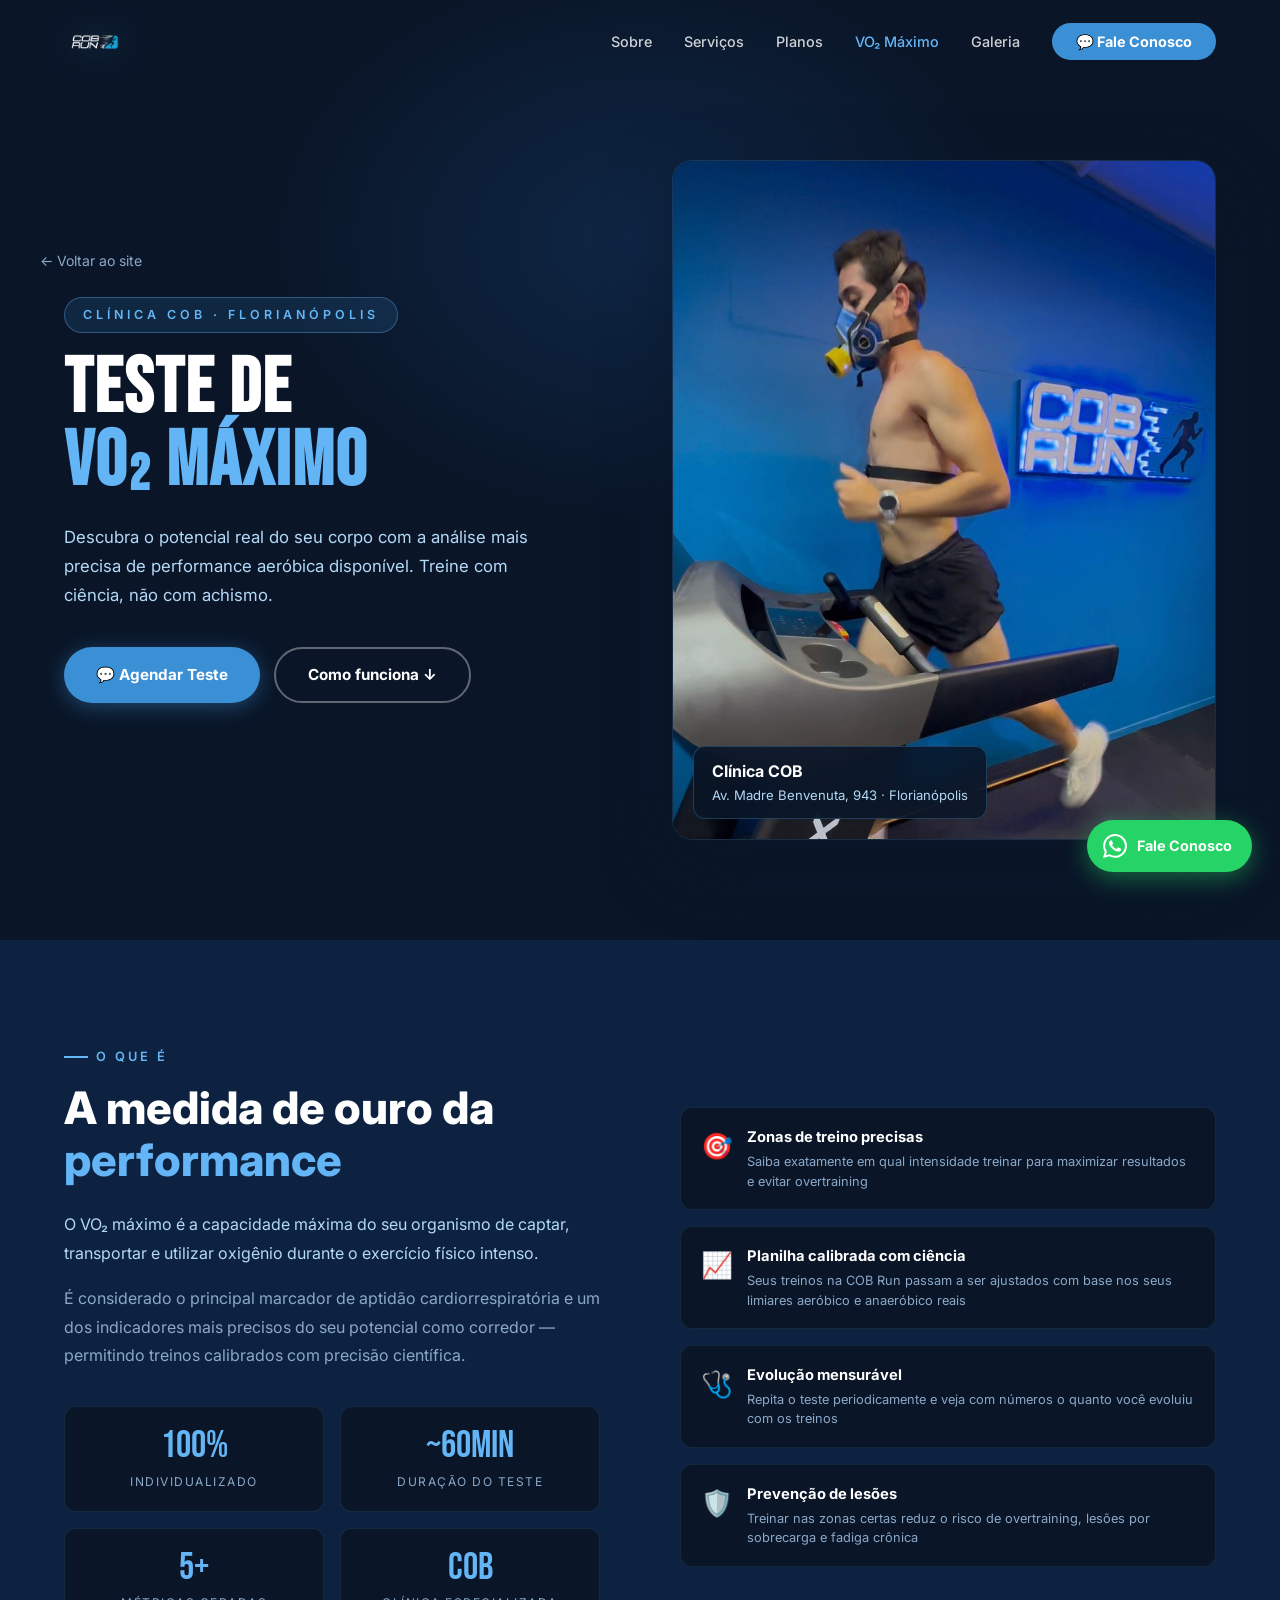
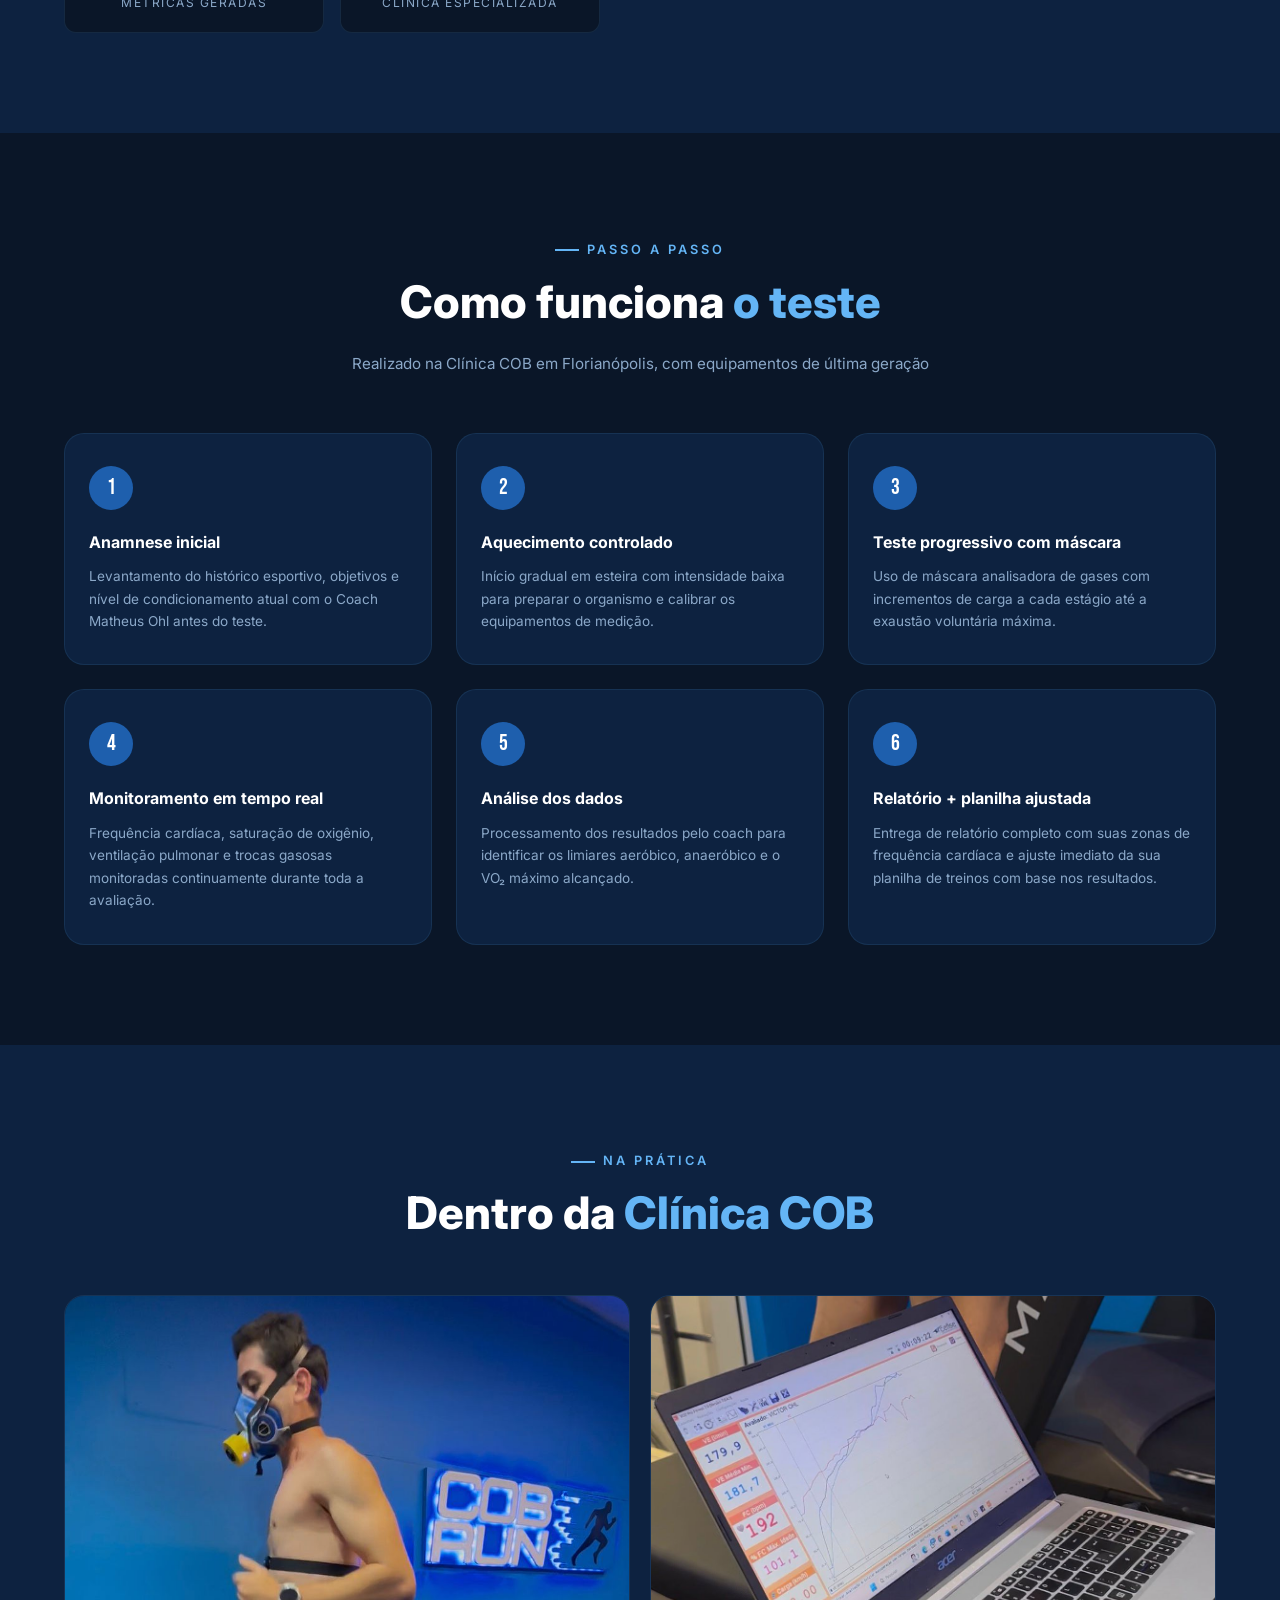
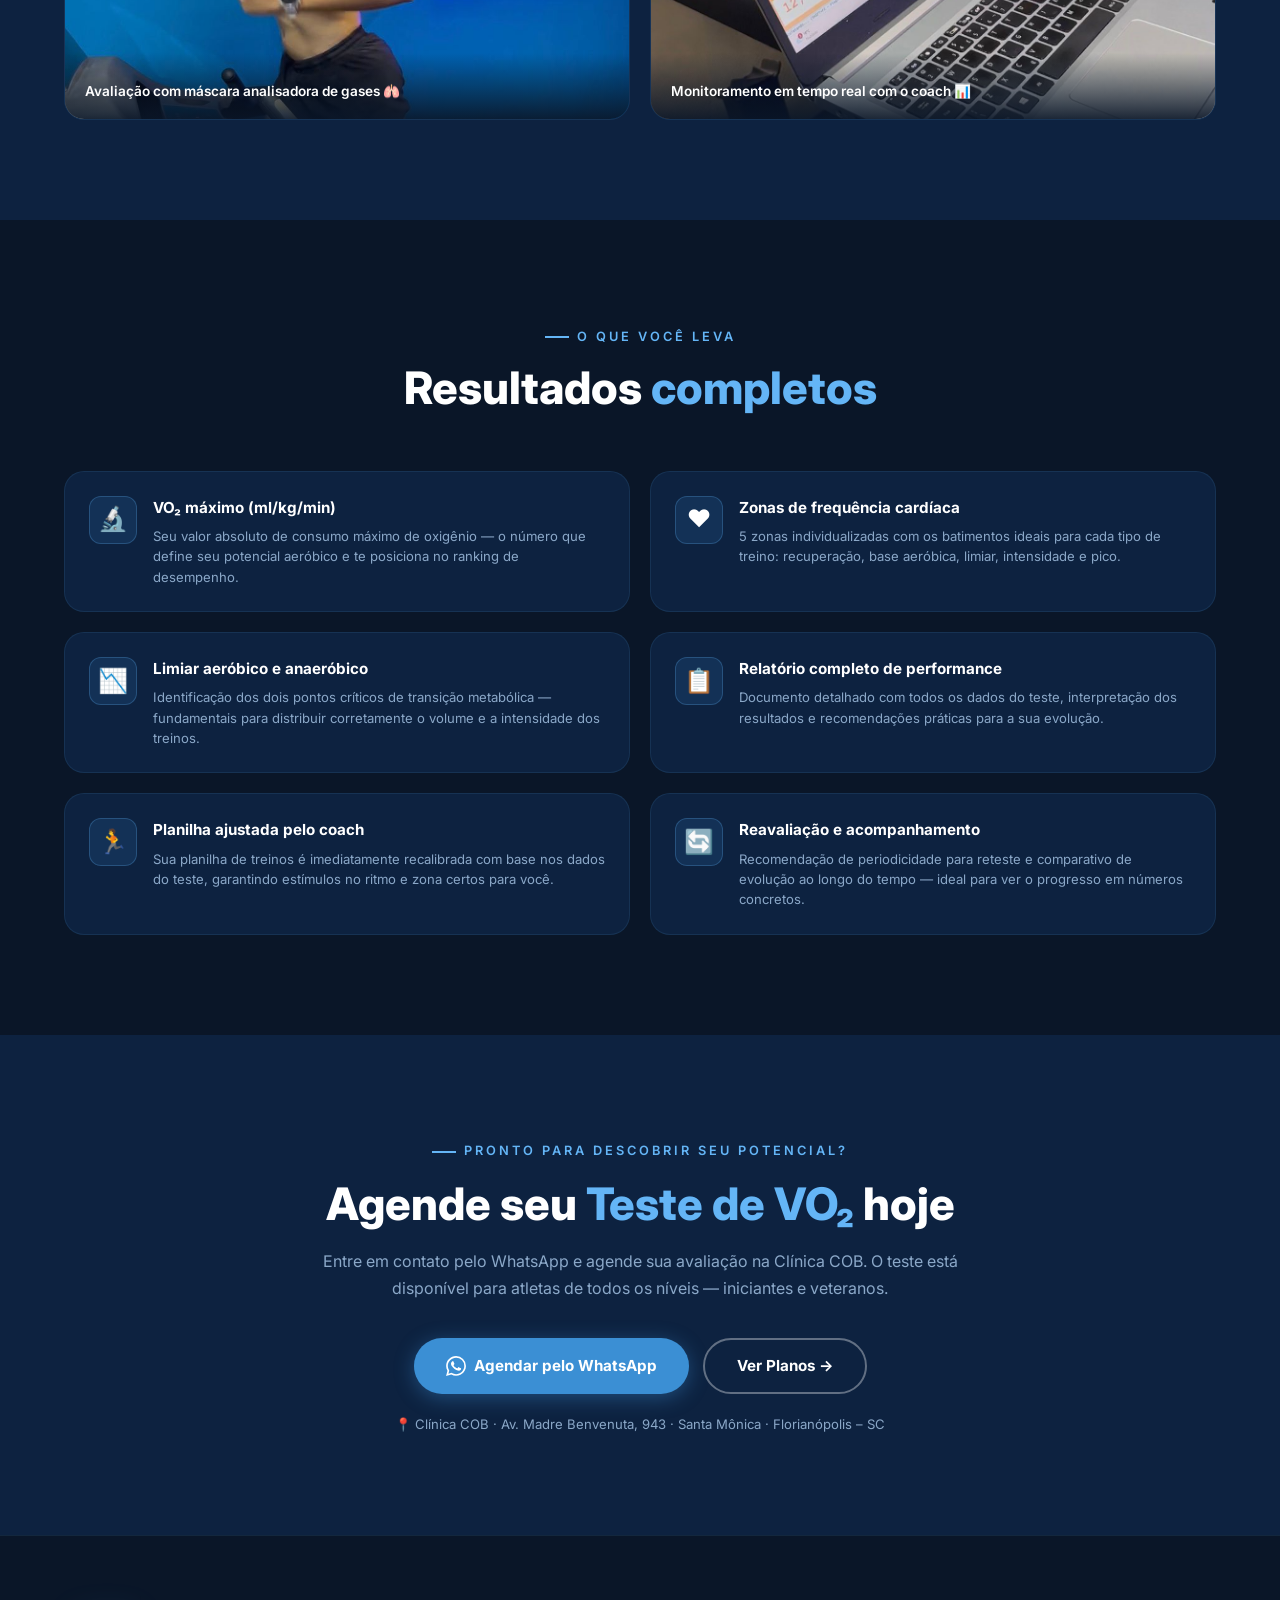
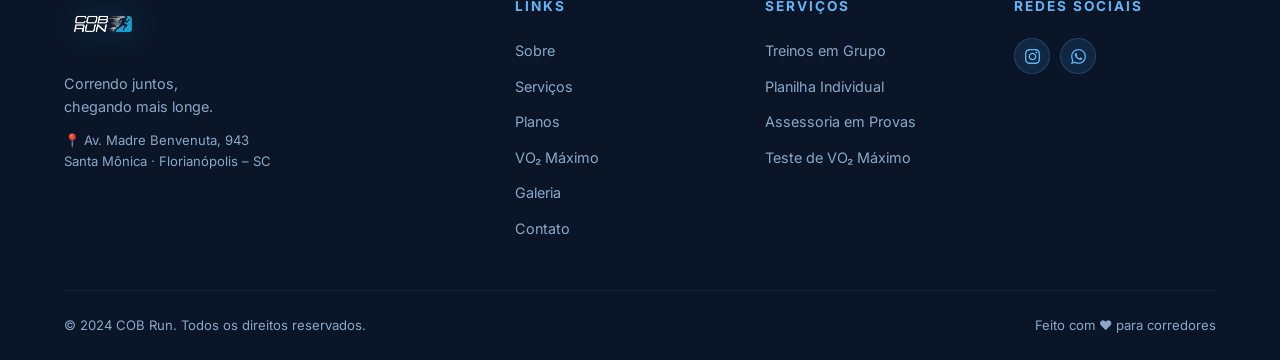
<file: vo2.html>
<!DOCTYPE html>
<html lang="pt-BR">
<head>
  <meta charset="UTF-8" />
  <meta name="viewport" content="width=device-width, initial-scale=1.0" />
  <title>Teste de VO₂ Máximo | COB Run · Clínica COB</title>
  <link rel="preconnect" href="https://fonts.googleapis.com" />
  <link rel="preconnect" href="https://fonts.gstatic.com" crossorigin />
  <link href="https://fonts.googleapis.com/css2?family=Bebas+Neue&family=Inter:wght@300;400;500;600;700;800&display=swap" rel="stylesheet" />
  <link rel="stylesheet" href="style.css" />
  <style>
    /* ===== VO2 PAGE SPECIFIC ===== */
    .vo2-hero {
      padding: 160px 0 100px;
      background: var(--navy);
      position: relative;
      overflow: hidden;
    }
    .vo2-hero__bg-glow {
      position: absolute;
      top: -60px; left: 50%;
      transform: translateX(-50%);
      width: 800px; height: 600px;
      background: radial-gradient(ellipse, rgba(30,95,173,0.22) 0%, transparent 65%);
      pointer-events: none;
    }
    .vo2-hero__inner {
      display: grid;
      grid-template-columns: 1fr 1fr;
      gap: 64px;
      align-items: center;
      position: relative;
    }
    .vo2-hero__tag {
      display: inline-block;
      background: rgba(59,143,212,0.15);
      border: 1px solid rgba(100,181,246,0.35);
      color: var(--sky);
      font-size: 0.78rem;
      font-weight: 600;
      text-transform: uppercase;
      letter-spacing: 4px;
      padding: 7px 18px;
      border-radius: 50px;
      margin-bottom: 20px;
    }
    .vo2-hero__title {
      font-family: var(--font-head);
      font-size: clamp(3rem, 6vw, 5.5rem);
      letter-spacing: 2px;
      line-height: 0.95;
      color: var(--white);
      margin-bottom: 24px;
    }
    .vo2-hero__title span { color: var(--sky); display: block; }
    .vo2-hero__desc {
      font-size: 1.05rem;
      color: var(--sky-light);
      line-height: 1.75;
      margin-bottom: 36px;
      max-width: 500px;
    }
    .vo2-hero__actions { display: flex; gap: 14px; flex-wrap: wrap; }
    .vo2-hero__photo-wrap {
      position: relative;
      border-radius: var(--radius-lg);
      overflow: hidden;
      aspect-ratio: 4/5;
      border: 1px solid rgba(100,181,246,0.15);
      box-shadow: 0 24px 64px rgba(10,22,40,0.6);
    }
    .vo2-hero__photo {
      width: 100%; height: 100%;
      object-fit: cover;
      object-position: center 20%;
      display: block;
    }
    .vo2-hero__photo-badge {
      position: absolute;
      bottom: 20px; left: 20px;
      background: rgba(10,22,40,0.88);
      backdrop-filter: blur(12px);
      border: 1px solid rgba(100,181,246,0.25);
      border-radius: var(--radius);
      padding: 12px 18px;
      font-size: 0.82rem;
      color: var(--sky-light);
    }
    .vo2-hero__photo-badge strong { color: var(--white); display: block; font-size: 1rem; }

    /* What is section */
    .vo2-what {
      padding: 100px 0;
      background: var(--dark-blue);
    }
    .vo2-what__inner {
      display: grid;
      grid-template-columns: 1fr 1fr;
      gap: 80px;
      align-items: center;
    }
    .vo2-stat-row {
      display: grid;
      grid-template-columns: 1fr 1fr;
      gap: 16px;
      margin-top: 36px;
    }
    .vo2-stat {
      background: var(--navy);
      border: 1px solid rgba(100,181,246,0.12);
      border-radius: var(--radius);
      padding: 20px;
      text-align: center;
    }
    .vo2-stat__num {
      display: block;
      font-family: var(--font-head);
      font-size: 2.4rem;
      color: var(--sky);
      line-height: 1;
    }
    .vo2-stat__label {
      display: block;
      font-size: 0.75rem;
      color: var(--text-muted);
      text-transform: uppercase;
      letter-spacing: 1.5px;
      margin-top: 6px;
    }
    .vo2-benefits {
      display: flex;
      flex-direction: column;
      gap: 16px;
    }
    .vo2-benefit {
      display: flex;
      align-items: flex-start;
      gap: 14px;
      padding: 18px 20px;
      background: var(--navy);
      border: 1px solid rgba(100,181,246,0.1);
      border-radius: var(--radius);
      transition: var(--transition);
    }
    .vo2-benefit:hover {
      border-color: rgba(59,143,212,0.35);
      transform: translateX(4px);
    }
    .vo2-benefit__icon { font-size: 1.6rem; flex-shrink: 0; }
    .vo2-benefit__title {
      font-size: 0.92rem;
      font-weight: 700;
      color: var(--white);
      margin-bottom: 3px;
    }
    .vo2-benefit__desc {
      font-size: 0.8rem;
      color: var(--text-muted);
      line-height: 1.5;
    }

    /* How it works */
    .vo2-como {
      padding: 100px 0;
      background: var(--navy);
    }
    .vo2-steps {
      display: grid;
      grid-template-columns: repeat(3, 1fr);
      gap: 24px;
      margin-top: 56px;
    }
    .vo2-step {
      position: relative;
      background: var(--dark-blue);
      border: 1px solid rgba(100,181,246,0.1);
      border-radius: var(--radius-lg);
      padding: 32px 24px;
      transition: var(--transition);
    }
    .vo2-step:hover {
      border-color: rgba(59,143,212,0.35);
      transform: translateY(-4px);
      box-shadow: 0 12px 40px rgba(30,95,173,0.25);
    }
    .vo2-step__num {
      width: 44px; height: 44px;
      background: var(--blue);
      border-radius: 50%;
      display: flex; align-items: center; justify-content: center;
      font-family: var(--font-head);
      font-size: 1.4rem;
      color: var(--white);
      margin-bottom: 20px;
    }
    .vo2-step__title {
      font-size: 1rem;
      font-weight: 700;
      color: var(--white);
      margin-bottom: 10px;
    }
    .vo2-step__desc {
      font-size: 0.85rem;
      color: var(--text-muted);
      line-height: 1.65;
    }

    /* Photo gallery / results */
    .vo2-fotos {
      padding: 100px 0;
      background: var(--dark-blue);
    }
    .vo2-fotos__grid {
      display: grid;
      grid-template-columns: 1fr 1fr;
      gap: 20px;
      margin-top: 48px;
    }
    .vo2-foto {
      border-radius: var(--radius-lg);
      overflow: hidden;
      aspect-ratio: 4/3;
      position: relative;
      border: 1px solid rgba(100,181,246,0.12);
    }
    .vo2-foto img {
      width: 100%; height: 100%;
      object-fit: cover;
      object-position: center 20%;
      display: block;
      transition: transform 0.5s ease;
    }
    .vo2-foto:hover img { transform: scale(1.04); }
    .vo2-foto__caption {
      position: absolute;
      bottom: 0; left: 0; right: 0;
      padding: 28px 20px 16px;
      background: linear-gradient(to top, rgba(10,22,40,0.9) 0%, transparent 100%);
      font-size: 0.85rem;
      font-weight: 600;
      color: var(--white);
    }

    /* Results what you get */
    .vo2-resultados {
      padding: 100px 0;
      background: var(--navy);
    }
    .vo2-resultados__grid {
      display: grid;
      grid-template-columns: repeat(2, 1fr);
      gap: 20px;
      margin-top: 48px;
    }
    .vo2-resultado {
      display: flex;
      align-items: flex-start;
      gap: 16px;
      background: var(--dark-blue);
      border: 1px solid rgba(100,181,246,0.1);
      border-radius: var(--radius-lg);
      padding: 24px;
    }
    .vo2-resultado__icon {
      width: 48px; height: 48px; min-width: 48px;
      background: rgba(59,143,212,0.15);
      border: 1px solid rgba(100,181,246,0.25);
      border-radius: var(--radius);
      display: flex; align-items: center; justify-content: center;
      font-size: 1.5rem;
    }
    .vo2-resultado__title {
      font-size: 0.95rem;
      font-weight: 700;
      color: var(--white);
      margin-bottom: 6px;
    }
    .vo2-resultado__desc {
      font-size: 0.82rem;
      color: var(--text-muted);
      line-height: 1.55;
    }

    /* CTA final */
    .vo2-cta {
      padding: 100px 0;
      background: var(--dark-blue);
      text-align: center;
    }
    .vo2-cta__inner {
      max-width: 640px;
      margin: 0 auto;
    }
    .vo2-cta__title {
      font-size: clamp(1.8rem, 4vw, 2.8rem);
      font-weight: 800;
      color: var(--white);
      margin-bottom: 16px;
      line-height: 1.2;
    }
    .vo2-cta__title span { color: var(--sky); }
    .vo2-cta__desc {
      color: var(--text-muted);
      font-size: 1rem;
      line-height: 1.7;
      margin-bottom: 36px;
    }
    .vo2-cta__actions { display: flex; gap: 14px; justify-content: center; flex-wrap: wrap; }
    .vo2-cta__note {
      margin-top: 20px;
      font-size: 0.82rem;
      color: var(--text-muted);
    }

    /* Back link */
    .vo2-back {
      display: inline-flex;
      align-items: center;
      gap: 8px;
      color: var(--text-muted);
      text-decoration: none;
      font-size: 0.88rem;
      transition: var(--transition);
      position: absolute;
      top: 90px; left: 0;
    }
    .vo2-back:hover { color: var(--sky); }

    /* Responsive */
    @media (max-width: 1024px) {
      .vo2-steps { grid-template-columns: repeat(2, 1fr); }
    }
    @media (max-width: 768px) {
      .vo2-hero { padding: 120px 0 72px; }
      .vo2-hero__inner { grid-template-columns: 1fr; gap: 40px; }
      .vo2-hero__inner .vo2-hero__photo-wrap { order: -1; aspect-ratio: 16/9; }
      .vo2-hero__title { font-size: clamp(2.8rem, 12vw, 4.5rem); }
      .vo2-what__inner { grid-template-columns: 1fr; gap: 48px; }
      .vo2-steps { grid-template-columns: 1fr; gap: 16px; }
      .vo2-fotos__grid { grid-template-columns: 1fr; }
      .vo2-resultados__grid { grid-template-columns: 1fr; }
      .vo2-cta__actions { flex-direction: column; align-items: center; }
      .vo2-cta__actions .btn { width: 100%; max-width: 320px; justify-content: center; }
      .vo2-what, .vo2-como, .vo2-fotos, .vo2-resultados, .vo2-cta { padding: 72px 0; }
      .vo2-back { position: static; margin-bottom: 32px; display: inline-flex; }
    }
    @media (max-width: 480px) {
      .vo2-stat-row { grid-template-columns: 1fr 1fr; }
    }
  </style>
</head>
<body>

  <!-- NAV -->
  <nav class="nav scrolled" id="navbar">
    <div class="nav__container">
      <a href="index.html" class="nav__logo">
        <img src="img/logo.jpg" alt="COB Run" class="nav__logo-img" />
      </a>
      <ul class="nav__links">
        <li><a href="index.html#sobre">Sobre</a></li>
        <li><a href="index.html#servicos">Serviços</a></li>
        <li><a href="planos.html">Planos</a></li>
        <li><a href="vo2.html" style="color:var(--sky)">VO₂ Máximo</a></li>
        <li><a href="index.html#galeria">Galeria</a></li>
        <li><a href="https://wa.me/5548996776817?text=Olá%2C%20gostaria%20de%20saber%20mais%20informações%20sobre%20a%20COB%20Run!" target="_blank" class="nav__cta">💬 Fale Conosco</a></li>
      </ul>
      <button class="nav__hamburger" id="hamburger" aria-label="Menu">
        <span></span><span></span><span></span>
      </button>
    </div>
  </nav>

  <!-- MOBILE MENU -->
  <div class="mobile-menu" id="mobileMenu">
    <ul>
      <li><a href="index.html#sobre" class="mobile-link">Sobre</a></li>
      <li><a href="index.html#servicos" class="mobile-link">Serviços</a></li>
      <li><a href="planos.html" class="mobile-link">Planos</a></li>
      <li><a href="vo2.html" class="mobile-link">VO₂ Máximo</a></li>
      <li><a href="index.html#galeria" class="mobile-link">Galeria</a></li>
      <li><a href="https://wa.me/5548996776817?text=Olá%2C%20gostaria%20de%20saber%20mais%20informações%20sobre%20a%20COB%20Run!" target="_blank" class="mobile-link">💬 Fale Conosco</a></li>
    </ul>
  </div>

  <!-- HERO -->
  <section class="vo2-hero">
    <div class="vo2-hero__bg-glow"></div>
    <div class="container" style="position:relative">
      <a href="index.html" class="vo2-back">← Voltar ao site</a>
      <div class="vo2-hero__inner">
        <div>
          <span class="vo2-hero__tag">Clínica COB · Florianópolis</span>
          <h1 class="vo2-hero__title">Teste de<br/><span>VO₂ Máximo</span></h1>
          <p class="vo2-hero__desc">
            Descubra o potencial real do seu corpo com a análise mais precisa de performance aeróbica disponível. Treine com ciência, não com achismo.
          </p>
          <div class="vo2-hero__actions">
            <a href="https://wa.me/5548996776817?text=Olá%2C%20gostaria%20de%20agendar%20o%20Teste%20de%20VO2%20Máximo%20na%20Clínica%20COB!" target="_blank" class="btn btn--primary">
              💬 Agendar Teste
            </a>
            <a href="#como-funciona" class="btn btn--outline">
              Como funciona ↓
            </a>
          </div>
        </div>
        <div class="vo2-hero__photo-wrap reveal">
          <img src="img/WhatsApp Image 2026-03-17 at 23.14.23.jpeg" alt="Teste de VO₂ Máximo na Clínica COB" class="vo2-hero__photo" />
          <div class="vo2-hero__photo-badge">
            <strong>Clínica COB</strong>
            Av. Madre Benvenuta, 943 · Florianópolis
          </div>
        </div>
      </div>
    </div>
  </section>

  <!-- O QUE É VO2 -->
  <section class="vo2-what">
    <div class="container">
      <div class="vo2-what__inner">
        <div>
          <p class="section-tag">O que é</p>
          <h2 class="section-title">A medida de ouro da <span>performance</span></h2>
          <p style="color:var(--sky-light);line-height:1.8;margin-bottom:16px">
            O VO₂ máximo é a capacidade máxima do seu organismo de captar, transportar e utilizar oxigênio durante o exercício físico intenso.
          </p>
          <p style="color:var(--text-muted);line-height:1.8">
            É considerado o principal marcador de aptidão cardiorrespiratória e um dos indicadores mais precisos do seu potencial como corredor — permitindo treinos calibrados com precisão científica.
          </p>
          <div class="vo2-stat-row">
            <div class="vo2-stat">
              <span class="vo2-stat__num">100%</span>
              <span class="vo2-stat__label">Individualizado</span>
            </div>
            <div class="vo2-stat">
              <span class="vo2-stat__num">~60min</span>
              <span class="vo2-stat__label">Duração do teste</span>
            </div>
            <div class="vo2-stat">
              <span class="vo2-stat__num">5+</span>
              <span class="vo2-stat__label">Métricas geradas</span>
            </div>
            <div class="vo2-stat">
              <span class="vo2-stat__num">COB</span>
              <span class="vo2-stat__label">Clínica especializada</span>
            </div>
          </div>
        </div>
        <div class="vo2-benefits reveal">
          <div class="vo2-benefit">
            <span class="vo2-benefit__icon">🎯</span>
            <div>
              <p class="vo2-benefit__title">Zonas de treino precisas</p>
              <p class="vo2-benefit__desc">Saiba exatamente em qual intensidade treinar para maximizar resultados e evitar overtraining</p>
            </div>
          </div>
          <div class="vo2-benefit">
            <span class="vo2-benefit__icon">📈</span>
            <div>
              <p class="vo2-benefit__title">Planilha calibrada com ciência</p>
              <p class="vo2-benefit__desc">Seus treinos na COB Run passam a ser ajustados com base nos seus limiares aeróbico e anaeróbico reais</p>
            </div>
          </div>
          <div class="vo2-benefit">
            <span class="vo2-benefit__icon">🩺</span>
            <div>
              <p class="vo2-benefit__title">Evolução mensurável</p>
              <p class="vo2-benefit__desc">Repita o teste periodicamente e veja com números o quanto você evoluiu com os treinos</p>
            </div>
          </div>
          <div class="vo2-benefit">
            <span class="vo2-benefit__icon">🛡️</span>
            <div>
              <p class="vo2-benefit__title">Prevenção de lesões</p>
              <p class="vo2-benefit__desc">Treinar nas zonas certas reduz o risco de overtraining, lesões por sobrecarga e fadiga crônica</p>
            </div>
          </div>
        </div>
      </div>
    </div>
  </section>

  <!-- COMO FUNCIONA -->
  <section class="vo2-como" id="como-funciona">
    <div class="container">
      <div class="section-header">
        <p class="section-tag">Passo a passo</p>
        <h2 class="section-title">Como funciona <span>o teste</span></h2>
        <p style="color:var(--text-muted);font-size:0.95rem;margin-top:8px">Realizado na Clínica COB em Florianópolis, com equipamentos de última geração</p>
      </div>
      <div class="vo2-steps">
        <div class="vo2-step reveal">
          <div class="vo2-step__num">1</div>
          <h3 class="vo2-step__title">Anamnese inicial</h3>
          <p class="vo2-step__desc">Levantamento do histórico esportivo, objetivos e nível de condicionamento atual com o Coach Matheus Ohl antes do teste.</p>
        </div>
        <div class="vo2-step reveal">
          <div class="vo2-step__num">2</div>
          <h3 class="vo2-step__title">Aquecimento controlado</h3>
          <p class="vo2-step__desc">Início gradual em esteira com intensidade baixa para preparar o organismo e calibrar os equipamentos de medição.</p>
        </div>
        <div class="vo2-step reveal">
          <div class="vo2-step__num">3</div>
          <h3 class="vo2-step__title">Teste progressivo com máscara</h3>
          <p class="vo2-step__desc">Uso de máscara analisadora de gases com incrementos de carga a cada estágio até a exaustão voluntária máxima.</p>
        </div>
        <div class="vo2-step reveal">
          <div class="vo2-step__num">4</div>
          <h3 class="vo2-step__title">Monitoramento em tempo real</h3>
          <p class="vo2-step__desc">Frequência cardíaca, saturação de oxigênio, ventilação pulmonar e trocas gasosas monitoradas continuamente durante toda a avaliação.</p>
        </div>
        <div class="vo2-step reveal">
          <div class="vo2-step__num">5</div>
          <h3 class="vo2-step__title">Análise dos dados</h3>
          <p class="vo2-step__desc">Processamento dos resultados pelo coach para identificar os limiares aeróbico, anaeróbico e o VO₂ máximo alcançado.</p>
        </div>
        <div class="vo2-step reveal">
          <div class="vo2-step__num">6</div>
          <h3 class="vo2-step__title">Relatório + planilha ajustada</h3>
          <p class="vo2-step__desc">Entrega de relatório completo com suas zonas de frequência cardíaca e ajuste imediato da sua planilha de treinos com base nos resultados.</p>
        </div>
      </div>
    </div>
  </section>

  <!-- FOTOS -->
  <section class="vo2-fotos">
    <div class="container">
      <div class="section-header">
        <p class="section-tag">Na prática</p>
        <h2 class="section-title">Dentro da <span>Clínica COB</span></h2>
      </div>
      <div class="vo2-fotos__grid">
        <div class="vo2-foto reveal">
          <img src="img/WhatsApp Image 2026-03-17 at 23.14.23.jpeg" alt="Teste de VO2 na Clínica COB" />
          <div class="vo2-foto__caption">Avaliação com máscara analisadora de gases 🫁</div>
        </div>
        <div class="vo2-foto reveal">
          <img src="img/WhatsApp Image 2026-03-17 at 23.14.23 (1).jpeg" alt="Teste de VO2 na Clínica COB" />
          <div class="vo2-foto__caption">Monitoramento em tempo real com o coach 📊</div>
        </div>
      </div>
    </div>
  </section>

  <!-- O QUE VOCÊ RECEBE -->
  <section class="vo2-resultados">
    <div class="container">
      <div class="section-header">
        <p class="section-tag">O que você leva</p>
        <h2 class="section-title">Resultados <span>completos</span></h2>
      </div>
      <div class="vo2-resultados__grid">
        <div class="vo2-resultado reveal">
          <div class="vo2-resultado__icon">🔬</div>
          <div>
            <p class="vo2-resultado__title">VO₂ máximo (ml/kg/min)</p>
            <p class="vo2-resultado__desc">Seu valor absoluto de consumo máximo de oxigênio — o número que define seu potencial aeróbico e te posiciona no ranking de desempenho.</p>
          </div>
        </div>
        <div class="vo2-resultado reveal">
          <div class="vo2-resultado__icon">❤️</div>
          <div>
            <p class="vo2-resultado__title">Zonas de frequência cardíaca</p>
            <p class="vo2-resultado__desc">5 zonas individualizadas com os batimentos ideais para cada tipo de treino: recuperação, base aeróbica, limiar, intensidade e pico.</p>
          </div>
        </div>
        <div class="vo2-resultado reveal">
          <div class="vo2-resultado__icon">📉</div>
          <div>
            <p class="vo2-resultado__title">Limiar aeróbico e anaeróbico</p>
            <p class="vo2-resultado__desc">Identificação dos dois pontos críticos de transição metabólica — fundamentais para distribuir corretamente o volume e a intensidade dos treinos.</p>
          </div>
        </div>
        <div class="vo2-resultado reveal">
          <div class="vo2-resultado__icon">📋</div>
          <div>
            <p class="vo2-resultado__title">Relatório completo de performance</p>
            <p class="vo2-resultado__desc">Documento detalhado com todos os dados do teste, interpretação dos resultados e recomendações práticas para a sua evolução.</p>
          </div>
        </div>
        <div class="vo2-resultado reveal">
          <div class="vo2-resultado__icon">🏃</div>
          <div>
            <p class="vo2-resultado__title">Planilha ajustada pelo coach</p>
            <p class="vo2-resultado__desc">Sua planilha de treinos é imediatamente recalibrada com base nos dados do teste, garantindo estímulos no ritmo e zona certos para você.</p>
          </div>
        </div>
        <div class="vo2-resultado reveal">
          <div class="vo2-resultado__icon">🔄</div>
          <div>
            <p class="vo2-resultado__title">Reavaliação e acompanhamento</p>
            <p class="vo2-resultado__desc">Recomendação de periodicidade para reteste e comparativo de evolução ao longo do tempo — ideal para ver o progresso em números concretos.</p>
          </div>
        </div>
      </div>
    </div>
  </section>

  <!-- CTA FINAL -->
  <section class="vo2-cta">
    <div class="container">
      <div class="vo2-cta__inner">
        <p class="section-tag" style="text-align:center">Pronto para descobrir seu potencial?</p>
        <h2 class="vo2-cta__title">Agende seu <span>Teste de VO₂</span> hoje</h2>
        <p class="vo2-cta__desc">
          Entre em contato pelo WhatsApp e agende sua avaliação na Clínica COB. O teste está disponível para atletas de todos os níveis — iniciantes e veteranos.
        </p>
        <div class="vo2-cta__actions">
          <a href="https://wa.me/5548996776817?text=Olá%2C%20gostaria%20de%20agendar%20o%20Teste%20de%20VO2%20Máximo%20na%20Clínica%20COB!" target="_blank" class="btn btn--primary">
            <svg width="20" height="20" viewBox="0 0 24 24" fill="currentColor"><path d="M17.472 14.382c-.297-.149-1.758-.867-2.03-.967-.273-.099-.471-.148-.67.15-.197.297-.767.966-.94 1.164-.173.199-.347.223-.644.075-.297-.15-1.255-.463-2.39-1.475-.883-.788-1.48-1.761-1.653-2.059-.173-.297-.018-.458.13-.606.134-.133.298-.347.446-.52.149-.174.198-.298.298-.497.099-.198.05-.371-.025-.52-.075-.149-.669-1.612-.916-2.207-.242-.579-.487-.5-.669-.51-.173-.008-.371-.01-.57-.01-.198 0-.52.074-.792.372-.272.297-1.04 1.016-1.04 2.479 0 1.462 1.065 2.875 1.213 3.074.149.198 2.096 3.2 5.077 4.487.709.306 1.262.489 1.694.625.712.227 1.36.195 1.871.118.571-.085 1.758-.719 2.006-1.413.248-.694.248-1.289.173-1.413-.074-.124-.272-.198-.57-.347m-5.421 7.403h-.004a9.87 9.87 0 01-5.031-1.378l-.361-.214-3.741.982.998-3.648-.235-.374a9.86 9.86 0 01-1.51-5.26c.001-5.45 4.436-9.884 9.888-9.884 2.64 0 5.122 1.03 6.988 2.898a9.825 9.825 0 012.893 6.994c-.003 5.45-4.437 9.884-9.885 9.884m8.413-18.297A11.815 11.815 0 0012.05 0C5.495 0 .16 5.335.157 11.892c0 2.096.547 4.142 1.588 5.945L.057 24l6.305-1.654a11.882 11.882 0 005.683 1.448h.005c6.554 0 11.89-5.335 11.893-11.893a11.821 11.821 0 00-3.48-8.413Z"/></svg>
            Agendar pelo WhatsApp
          </a>
          <a href="planos.html" class="btn btn--outline">Ver Planos →</a>
        </div>
        <p class="vo2-cta__note">📍 Clínica COB · Av. Madre Benvenuta, 943 · Santa Mônica · Florianópolis – SC</p>
      </div>
    </div>
  </section>

  <!-- FOOTER -->
  <footer class="footer">
    <div class="container">
      <div class="footer__grid">
        <div class="footer__brand">
          <img src="img/logo.jpg" alt="COB Run" class="footer__logo-img" />
          <p>Correndo juntos,<br/>chegando mais longe.</p>
          <p class="footer__address">📍 Av. Madre Benvenuta, 943<br/>Santa Mônica · Florianópolis – SC</p>
        </div>
        <div class="footer__links">
          <h4>Links</h4>
          <ul>
            <li><a href="index.html#sobre">Sobre</a></li>
            <li><a href="index.html#servicos">Serviços</a></li>
            <li><a href="planos.html">Planos</a></li>
            <li><a href="vo2.html">VO₂ Máximo</a></li>
            <li><a href="index.html#galeria">Galeria</a></li>
            <li><a href="index.html#contato">Contato</a></li>
          </ul>
        </div>
        <div class="footer__links">
          <h4>Serviços</h4>
          <ul>
            <li><a href="index.html#servicos">Treinos em Grupo</a></li>
            <li><a href="index.html#servicos">Planilha Individual</a></li>
            <li><a href="index.html#servicos">Assessoria em Provas</a></li>
            <li><a href="vo2.html">Teste de VO₂ Máximo</a></li>
          </ul>
        </div>
        <div class="footer__social-col">
          <h4>Redes Sociais</h4>
          <div class="footer__social">
            <a href="https://instagram.com/cobrun.assessoria" target="_blank" class="social-btn social-btn--sm" aria-label="Instagram">
              <svg viewBox="0 0 24 24" fill="currentColor"><path d="M12 2.163c3.204 0 3.584.012 4.85.07 3.252.148 4.771 1.691 4.919 4.919.058 1.265.069 1.645.069 4.849 0 3.205-.012 3.584-.069 4.849-.149 3.225-1.664 4.771-4.919 4.919-1.266.058-1.644.07-4.85.07-3.204 0-3.584-.012-4.849-.07-3.26-.149-4.771-1.699-4.919-4.92-.058-1.265-.07-1.644-.07-4.849 0-3.204.013-3.583.07-4.849.149-3.227 1.664-4.771 4.919-4.919 1.266-.057 1.645-.069 4.849-.069zm0-2.163c-3.259 0-3.667.014-4.947.072-4.358.2-6.78 2.618-6.98 6.98-.059 1.281-.073 1.689-.073 4.948 0 3.259.014 3.668.072 4.948.2 4.358 2.618 6.78 6.98 6.98 1.281.058 1.689.072 4.948.072 3.259 0 3.668-.014 4.948-.072 4.354-.2 6.782-2.618 6.979-6.98.059-1.28.073-1.689.073-4.948 0-3.259-.014-3.667-.072-4.947-.196-4.354-2.617-6.78-6.979-6.98-1.281-.059-1.69-.073-4.949-.073zm0 5.838c-3.403 0-6.162 2.759-6.162 6.162s2.759 6.163 6.162 6.163 6.162-2.759 6.162-6.163c0-3.403-2.759-6.162-6.162-6.162zm0 10.162c-2.209 0-4-1.79-4-4 0-2.209 1.791-4 4-4s4 1.791 4 4c0 2.21-1.791 4-4 4zm6.406-11.845c-.796 0-1.441.645-1.441 1.44s.645 1.44 1.441 1.44c.795 0 1.439-.645 1.439-1.44s-.644-1.44-1.439-1.44z"/></svg>
            </a>
            <a href="https://wa.me/5548996776817?text=Olá%2C%20gostaria%20de%20saber%20mais%20informações%20sobre%20a%20COB%20Run!" target="_blank" class="social-btn social-btn--sm" aria-label="WhatsApp">
              <svg viewBox="0 0 24 24" fill="currentColor"><path d="M17.472 14.382c-.297-.149-1.758-.867-2.03-.967-.273-.099-.471-.148-.67.15-.197.297-.767.966-.94 1.164-.173.199-.347.223-.644.075-.297-.15-1.255-.463-2.39-1.475-.883-.788-1.48-1.761-1.653-2.059-.173-.297-.018-.458.13-.606.134-.133.298-.347.446-.52.149-.174.198-.298.298-.497.099-.198.05-.371-.025-.52-.075-.149-.669-1.612-.916-2.207-.242-.579-.487-.5-.669-.51-.173-.008-.371-.01-.57-.01-.198 0-.52.074-.792.372-.272.297-1.04 1.016-1.04 2.479 0 1.462 1.065 2.875 1.213 3.074.149.198 2.096 3.2 5.077 4.487.709.306 1.262.489 1.694.625.712.227 1.36.195 1.871.118.571-.085 1.758-.719 2.006-1.413.248-.694.248-1.289.173-1.413-.074-.124-.272-.198-.57-.347m-5.421 7.403h-.004a9.87 9.87 0 01-5.031-1.378l-.361-.214-3.741.982.998-3.648-.235-.374a9.86 9.86 0 01-1.51-5.26c.001-5.45 4.436-9.884 9.888-9.884 2.64 0 5.122 1.03 6.988 2.898a9.825 9.825 0 012.893 6.994c-.003 5.45-4.437 9.884-9.885 9.884m8.413-18.297A11.815 11.815 0 0012.05 0C5.495 0 .16 5.335.157 11.892c0 2.096.547 4.142 1.588 5.945L.057 24l6.305-1.654a11.882 11.882 0 005.683 1.448h.005c6.554 0 11.89-5.335 11.893-11.893a11.821 11.821 0 00-3.48-8.413Z"/></svg>
            </a>
          </div>
        </div>
      </div>
      <div class="footer__bottom">
        <p>© 2024 COB Run. Todos os direitos reservados.</p>
        <p>Feito com ❤️ para corredores</p>
      </div>
    </div>
  </footer>

  <!-- WHATSAPP FLUTUANTE -->
  <a href="https://wa.me/5548996776817?text=Olá%2C%20gostaria%20de%20saber%20mais%20informações%20sobre%20a%20COB%20Run!" target="_blank" class="whatsapp-float" aria-label="Fale pelo WhatsApp">
    <svg viewBox="0 0 24 24" fill="currentColor"><path d="M17.472 14.382c-.297-.149-1.758-.867-2.03-.967-.273-.099-.471-.148-.67.15-.197.297-.767.966-.94 1.164-.173.199-.347.223-.644.075-.297-.15-1.255-.463-2.39-1.475-.883-.788-1.48-1.761-1.653-2.059-.173-.297-.018-.458.13-.606.134-.133.298-.347.446-.52.149-.174.198-.298.298-.497.099-.198.05-.371-.025-.52-.075-.149-.669-1.612-.916-2.207-.242-.579-.487-.5-.669-.51-.173-.008-.371-.01-.57-.01-.198 0-.52.074-.792.372-.272.297-1.04 1.016-1.04 2.479 0 1.462 1.065 2.875 1.213 3.074.149.198 2.096 3.2 5.077 4.487.709.306 1.262.489 1.694.625.712.227 1.36.195 1.871.118.571-.085 1.758-.719 2.006-1.413.248-.694.248-1.289.173-1.413-.074-.124-.272-.198-.57-.347m-5.421 7.403h-.004a9.87 9.87 0 01-5.031-1.378l-.361-.214-3.741.982.998-3.648-.235-.374a9.86 9.86 0 01-1.51-5.26c.001-5.45 4.436-9.884 9.888-9.884 2.64 0 5.122 1.03 6.988 2.898a9.825 9.825 0 012.893 6.994c-.003 5.45-4.437 9.884-9.885 9.884m8.413-18.297A11.815 11.815 0 0012.05 0C5.495 0 .16 5.335.157 11.892c0 2.096.547 4.142 1.588 5.945L.057 24l6.305-1.654a11.882 11.882 0 005.683 1.448h.005c6.554 0 11.89-5.335 11.893-11.893a11.821 11.821 0 00-3.48-8.413Z"/></svg>
    <span class="whatsapp-float__label">Fale Conosco</span>
  </a>

  <script src="script.js"></script>
</body>
</html>
</file>
<file: style.css>
/* ===========================
   COB RUN — LANDING PAGE CSS
   =========================== */

/* ---- WHATSAPP FLUTUANTE ---- */
.whatsapp-float {
  position: fixed;
  bottom: 28px;
  right: 28px;
  z-index: 999;
  display: flex;
  align-items: center;
  gap: 10px;
  background: #25d366;
  color: #fff;
  border-radius: 50px;
  padding: 14px 20px 14px 16px;
  box-shadow: 0 6px 24px rgba(37,211,102,0.45);
  text-decoration: none;
  font-weight: 700;
  font-size: 0.9rem;
  transition: transform 0.3s ease, box-shadow 0.3s ease;
  animation: waPulse 2.5s ease-in-out infinite;
}
.whatsapp-float svg {
  width: 24px;
  height: 24px;
  flex-shrink: 0;
}
.whatsapp-float:hover {
  transform: translateY(-3px) scale(1.04);
  box-shadow: 0 10px 32px rgba(37,211,102,0.55);
  animation: none;
}
@keyframes waPulse {
  0%, 100% { box-shadow: 0 6px 24px rgba(37,211,102,0.45); }
  50%       { box-shadow: 0 6px 36px rgba(37,211,102,0.7); }
}
@media (max-width: 480px) {
  .whatsapp-float__label { display: none; }
  .whatsapp-float { padding: 14px; border-radius: 50%; }
}

/* ---- RESET & VARIABLES ---- */
*, *::before, *::after { box-sizing: border-box; margin: 0; padding: 0; }

:root {
  --navy:       #0a1628;
  --dark-blue:  #0d2240;
  --mid-blue:   #1a3a6b;
  --blue:       #1e5fad;
  --light-blue: #3b8fd4;
  --sky:        #64b5f6;
  --sky-light:  #b3d9f7;
  --white:      #ffffff;
  --off-white:  #f0f6ff;
  --text-muted: #8ba8c8;
  --gradient:   linear-gradient(135deg, var(--navy) 0%, var(--mid-blue) 100%);
  --gradient-h: linear-gradient(135deg, var(--dark-blue) 0%, var(--blue) 100%);
  --radius:     12px;
  --radius-lg:  20px;
  --shadow:     0 8px 32px rgba(10,22,40,0.35);
  --shadow-card:0 4px 24px rgba(10,22,40,0.25);
  --transition: 0.3s cubic-bezier(0.4,0,0.2,1);
  --font-head:  'Bebas Neue', sans-serif;
  --font-body:  'Inter', sans-serif;
}

html { scroll-behavior: smooth; }

body {
  font-family: var(--font-body);
  background: var(--navy);
  color: var(--white);
  overflow-x: hidden;
  line-height: 1.6;
}

/* ---- SCROLLBAR ---- */
::-webkit-scrollbar { width: 6px; }
::-webkit-scrollbar-track { background: var(--navy); }
::-webkit-scrollbar-thumb { background: var(--blue); border-radius: 3px; }

/* ---- UTILITIES ---- */
.container {
  max-width: 1200px;
  margin: 0 auto;
  padding: 0 24px;
}

.section-tag {
  display: inline-flex;
  align-items: center;
  gap: 8px;
  font-size: 0.8rem;
  font-weight: 600;
  text-transform: uppercase;
  letter-spacing: 3px;
  color: var(--sky);
  margin-bottom: 16px;
}
.section-tag::before {
  content: '';
  display: block;
  width: 24px;
  height: 2px;
  background: var(--sky);
}

.section-title {
  font-family: var(--font-body);
  font-size: clamp(1.8rem, 4vw, 2.8rem);
  font-weight: 800;
  line-height: 1.15;
  color: var(--white);
  margin-bottom: 24px;
}
.section-title span { color: var(--sky); }

.section-header {
  text-align: center;
  margin-bottom: 56px;
}

/* ---- BUTTONS ---- */
.btn {
  display: inline-flex;
  align-items: center;
  gap: 8px;
  padding: 14px 32px;
  border-radius: 50px;
  font-size: 0.95rem;
  font-weight: 700;
  text-decoration: none;
  border: none;
  cursor: pointer;
  transition: var(--transition);
  white-space: nowrap;
}
.btn--primary {
  background: var(--light-blue);
  color: var(--white);
  box-shadow: 0 4px 20px rgba(59,143,212,0.4);
}
.btn--primary:hover {
  background: var(--sky);
  transform: translateY(-2px);
  box-shadow: 0 8px 28px rgba(59,143,212,0.5);
}
.btn--outline {
  background: transparent;
  color: var(--white);
  border: 2px solid rgba(255,255,255,0.35);
}
.btn--outline:hover {
  border-color: var(--sky);
  color: var(--sky);
  transform: translateY(-2px);
}
.btn--full { width: 100%; justify-content: center; }

/* ---- REVEAL ANIMATION ---- */
.reveal {
  opacity: 0;
  transform: translateY(32px);
  transition: opacity 0.7s ease, transform 0.7s ease;
}
.reveal.visible {
  opacity: 1;
  transform: translateY(0);
}
.reveal:nth-child(2) { transition-delay: 0.1s; }
.reveal:nth-child(3) { transition-delay: 0.2s; }
.reveal:nth-child(4) { transition-delay: 0.3s; }
.reveal:nth-child(5) { transition-delay: 0.4s; }
.reveal:nth-child(6) { transition-delay: 0.5s; }

/* =================================
   NAV
================================= */
.nav {
  position: fixed;
  top: 0; left: 0; right: 0;
  z-index: 1000;
  padding: 20px 0;
  transition: var(--transition);
}
.nav.scrolled {
  background: rgba(10,22,40,0.95);
  backdrop-filter: blur(16px);
  padding: 12px 0;
  box-shadow: 0 2px 24px rgba(0,0,0,0.4);
}
.nav__container {
  max-width: 1200px;
  margin: 0 auto;
  padding: 0 24px;
  display: flex;
  align-items: center;
  justify-content: space-between;
}
.nav__logo {
  text-decoration: none;
  display: flex;
  align-items: center;
}
.nav__logo-img {
  height: 44px;
  width: auto;
  object-fit: contain;
  mix-blend-mode: screen;
  filter: brightness(1.15) contrast(1.05);
  transition: var(--transition);
}
.nav__logo-img:hover { filter: brightness(1.4) contrast(1.05); }
.nav__links {
  display: flex;
  align-items: center;
  gap: 32px;
  list-style: none;
}
.nav__links a {
  color: rgba(255,255,255,0.8);
  text-decoration: none;
  font-size: 0.9rem;
  font-weight: 500;
  transition: var(--transition);
}
.nav__links a:hover { color: var(--sky); }
.nav__cta {
  background: var(--light-blue) !important;
  color: var(--white) !important;
  padding: 10px 24px;
  border-radius: 50px;
  font-weight: 700 !important;
}
.nav__cta:hover { background: var(--sky) !important; transform: translateY(-1px); }

.nav__hamburger {
  display: none;
  flex-direction: column;
  gap: 5px;
  background: none;
  border: none;
  cursor: pointer;
  padding: 4px;
}
.nav__hamburger span {
  display: block;
  width: 24px;
  height: 2px;
  background: var(--white);
  border-radius: 2px;
  transition: var(--transition);
}

.mobile-menu {
  display: none;
  position: fixed;
  top: 0; left: 0; right: 0; bottom: 0;
  background: rgba(10,22,40,0.98);
  z-index: 999;
  align-items: center;
  justify-content: center;
  flex-direction: column;
}
.mobile-menu.open { display: flex; }
.mobile-menu ul { list-style: none; text-align: center; }
.mobile-menu li { margin: 20px 0; }
.mobile-menu a {
  color: var(--white);
  text-decoration: none;
  font-size: 1.8rem;
  font-weight: 700;
  transition: var(--transition);
}
.mobile-menu a:hover { color: var(--sky); }

/* =================================
   HERO
================================= */
.hero {
  position: relative;
  min-height: 100vh;
  display: flex;
  align-items: center;
  justify-content: center;
  overflow: hidden;
}
.hero__bg {
  position: absolute;
  inset: 0;
  background: var(--gradient-h);
}
.hero__bg-photo {
  position: absolute;
  inset: 0;
  width: 100%;
  height: 100%;
  object-fit: cover;
  object-position: center top;
  opacity: 0.35;
}
.hero__overlay {
  position: absolute;
  inset: 0;
  background:
    radial-gradient(ellipse 80% 60% at 70% 50%, rgba(59,143,212,0.15) 0%, transparent 60%),
    radial-gradient(ellipse 50% 80% at 20% 80%, rgba(30,95,173,0.2) 0%, transparent 50%);
}

/* Animated lines */
.hero__lines {
  position: absolute;
  inset: 0;
  overflow: hidden;
}
.line {
  position: absolute;
  height: 2px;
  background: linear-gradient(90deg, transparent, rgba(100,181,246,0.3), transparent);
  animation: lineSweep 4s ease-in-out infinite;
}
.line--1 { width: 60%; top: 30%; left: -60%; animation-delay: 0s; }
.line--2 { width: 80%; top: 55%; left: -80%; animation-delay: 1.2s; }
.line--3 { width: 50%; top: 75%; left: -50%; animation-delay: 2.4s; }

@keyframes lineSweep {
  0%   { left: -80%; opacity: 0; }
  10%  { opacity: 1; }
  90%  { opacity: 1; }
  100% { left: 120%; opacity: 0; }
}

.hero__content {
  position: relative;
  z-index: 2;
  text-align: center;
  padding: 100px 24px 60px;
  max-width: 900px;
}
/* Hero logo */
.hero__logo-wrap {
  margin-bottom: 32px;
}
.hero__logo-img {
  height: clamp(120px, 22vw, 220px);
  width: auto;
  object-fit: contain;
  mix-blend-mode: screen;
  filter: brightness(1.15) contrast(1.05) drop-shadow(0 0 28px rgba(100,181,246,0.5));
  animation: logoFloat 3s ease-in-out infinite;
}
@keyframes logoFloat {
  0%, 100% { transform: translateY(0px); }
  50%       { transform: translateY(-8px); }
}

/* Sobre team photo */
.sobre__team-photo {
  position: absolute;
  inset: 0;
  width: 100%;
  height: 100%;
  object-fit: cover;
  object-position: center 30%;
  border-radius: var(--radius-lg);
  display: block;
}

.hero__tag {
  display: inline-block;
  background: rgba(59,143,212,0.2);
  border: 1px solid rgba(100,181,246,0.4);
  color: var(--sky);
  font-size: 0.8rem;
  font-weight: 600;
  text-transform: uppercase;
  letter-spacing: 4px;
  padding: 8px 20px;
  border-radius: 50px;
  margin-bottom: 24px;
}
.hero__title {
  font-family: var(--font-head);
  font-size: clamp(4rem, 12vw, 9rem);
  letter-spacing: 4px;
  line-height: 0.95;
  color: var(--white);
  margin-bottom: 24px;
}
.hero__title--accent {
  -webkit-text-stroke: 3px var(--sky);
  color: transparent;
  display: block;
}
.hero__subtitle {
  font-size: clamp(1rem, 2vw, 1.15rem);
  color: var(--sky-light);
  margin-bottom: 40px;
  line-height: 1.7;
}
.hero__actions {
  display: flex;
  gap: 16px;
  justify-content: center;
  flex-wrap: wrap;
  margin-bottom: 56px;
}
.hero__stats {
  display: flex;
  align-items: center;
  justify-content: center;
  gap: 32px;
  flex-wrap: wrap;
}
.hero__stat { text-align: center; }
.hero__stat-num {
  display: block;
  font-size: 2rem;
  font-weight: 800;
  color: var(--sky);
  line-height: 1;
}
.hero__stat-label {
  font-size: 0.8rem;
  color: var(--text-muted);
  text-transform: uppercase;
  letter-spacing: 2px;
}
.hero__stat-divider {
  width: 1px;
  height: 40px;
  background: rgba(255,255,255,0.15);
}

.hero__scroll {
  position: absolute;
  bottom: 32px;
  left: 50%;
  transform: translateX(-50%);
  z-index: 2;
}
.hero__scroll-icon {
  width: 28px;
  height: 44px;
  border: 2px solid rgba(100,181,246,0.5);
  border-radius: 14px;
  position: relative;
  cursor: pointer;
}
.hero__scroll-icon::after {
  content: '';
  position: absolute;
  width: 4px;
  height: 8px;
  background: var(--sky);
  border-radius: 2px;
  top: 6px;
  left: 50%;
  transform: translateX(-50%);
  animation: scrollBob 1.5s ease-in-out infinite;
}
@keyframes scrollBob {
  0%, 100% { top: 6px; opacity: 1; }
  50% { top: 16px; opacity: 0.3; }
}

/* =================================
   SOBRE
================================= */
.sobre {
  padding: 120px 0;
  background: var(--dark-blue);
}
.sobre__grid {
  display: grid;
  grid-template-columns: 1fr 1fr;
  gap: 80px;
  align-items: center;
}
.sobre__visual {
  position: relative;
}
.sobre__img-wrap {
  position: relative;
  height: 460px;
  border-radius: var(--radius-lg);
  overflow: hidden;
  border: 1px solid rgba(100,181,246,0.15);
  box-shadow: 0 16px 48px rgba(10,22,40,0.5);
}
/* Slideshow */
.sobre__slide {
  position: absolute;
  inset: 0;
  width: 100%;
  height: 100%;
  object-fit: cover;
  object-position: center 20%;
  border-radius: var(--radius-lg);
  opacity: 0;
  transition: opacity 1.4s ease;
  will-change: opacity;
}
.sobre__slide--active {
  opacity: 1;
}
.sobre__runner-icon svg {
  width: 140px;
  height: auto;
  filter: drop-shadow(0 0 20px rgba(100,181,246,0.4));
}
.sobre__img-text {
  font-size: 0.85rem;
  color: var(--sky-light);
  letter-spacing: 2px;
  text-transform: uppercase;
}
.sobre__badge {
  position: absolute;
  bottom: -20px;
  right: -20px;
  background: var(--light-blue);
  border-radius: var(--radius);
  padding: 16px 20px;
  display: flex;
  align-items: center;
  gap: 12px;
  box-shadow: var(--shadow);
}
.sobre__badge-icon { font-size: 1.8rem; }
.sobre__badge div { display: flex; flex-direction: column; }
.sobre__badge strong { font-size: 1.3rem; font-weight: 800; color: var(--white); }
.sobre__badge span { font-size: 0.75rem; color: rgba(255,255,255,0.8); }

.sobre__text { padding-left: 16px; }
.sobre__desc {
  color: var(--sky-light);
  margin-bottom: 20px;
  line-height: 1.8;
}
.sobre__list {
  list-style: none;
  margin-top: 28px;
  display: flex;
  flex-direction: column;
  gap: 12px;
}
.sobre__list li {
  display: flex;
  align-items: center;
  gap: 12px;
  color: var(--white);
  font-weight: 500;
}
/* Coach photo */
.sobre__coach-photo {
  width: 52px;
  height: 52px;
  border-radius: 50%;
  object-fit: cover;
  object-position: top;
  border: 2px solid var(--light-blue);
  flex-shrink: 0;
  box-shadow: 0 0 0 4px rgba(59,143,212,0.15);
}

/* Coach card */
.sobre__coach {
  display: flex;
  align-items: center;
  gap: 14px;
  background: rgba(59,143,212,0.1);
  border: 1px solid rgba(100,181,246,0.2);
  border-radius: var(--radius);
  padding: 14px 18px;
  margin-bottom: 24px;
}
.sobre__coach-avatar {
  width: 46px;
  height: 46px;
  border-radius: 50%;
  background: var(--light-blue);
  display: flex;
  align-items: center;
  justify-content: center;
  font-weight: 800;
  font-size: 0.95rem;
  color: var(--white);
  flex-shrink: 0;
  letter-spacing: 1px;
}
.sobre__coach-info {
  display: flex;
  flex-direction: column;
}
.sobre__coach-info strong {
  font-size: 0.95rem;
  color: var(--white);
}
.sobre__coach-info span {
  font-size: 0.78rem;
  color: var(--text-muted);
  margin-top: 2px;
}

.sobre__list-icon {
  width: 24px;
  height: 24px;
  background: rgba(59,143,212,0.2);
  border: 1px solid var(--light-blue);
  border-radius: 50%;
  display: flex;
  align-items: center;
  justify-content: center;
  font-size: 0.7rem;
  color: var(--sky);
  flex-shrink: 0;
  font-weight: 800;
}

/* =================================
   SERVIÇOS
================================= */
.servicos {
  padding: 120px 0;
  background: var(--navy);
}
.servicos__grid {
  display: grid;
  grid-template-columns: repeat(3, 1fr);
  gap: 24px;
}
/* último card ímpar fica centralizado */
.servicos__grid .card:last-child:nth-child(3n+1) {
  grid-column: 2;
}
.card {
  background: var(--dark-blue);
  border: 1px solid rgba(100,181,246,0.1);
  border-radius: var(--radius-lg);
  padding: 36px 28px;
  transition: var(--transition);
  cursor: default;
}
.card:hover {
  border-color: rgba(59,143,212,0.4);
  transform: translateY(-6px);
  box-shadow: 0 12px 40px rgba(30,95,173,0.3);
  background: var(--mid-blue);
}
.card__icon {
  font-size: 2.4rem;
  margin-bottom: 20px;
  display: block;
}
.card__title {
  font-size: 1.1rem;
  font-weight: 700;
  margin-bottom: 12px;
  color: var(--white);
}
.card__desc {
  font-size: 0.9rem;
  color: var(--text-muted);
  line-height: 1.7;
  margin-bottom: 20px;
}
.card__link {
  color: var(--sky);
  text-decoration: none;
  font-size: 0.85rem;
  font-weight: 600;
  transition: var(--transition);
}
.card__link:hover { color: var(--sky-light); gap: 8px; }

/* Card schedule */
.card__schedule {
  list-style: none;
  display: flex;
  flex-direction: column;
  gap: 8px;
  margin: 12px 0 20px;
  padding: 16px;
  background: rgba(59,143,212,0.07);
  border: 1px solid rgba(100,181,246,0.12);
  border-radius: var(--radius);
  font-size: 0.85rem;
  color: var(--sky-light);
}
.card__schedule li {
  display: flex;
  align-items: center;
  gap: 10px;
}
.card__day {
  background: var(--blue);
  color: var(--white);
  font-size: 0.72rem;
  font-weight: 700;
  text-transform: uppercase;
  letter-spacing: 1px;
  padding: 3px 10px;
  border-radius: 50px;
  white-space: nowrap;
  min-width: 56px;
  text-align: center;
}

/* Services split layout */
.servicos__layout {
  display: grid;
  grid-template-columns: 1fr 1.9fr;
  gap: 20px;
  align-items: start;
}
.servicos__main {
  display: flex;
  height: 100%;
}
.card--main {
  flex: 1;
  background: var(--mid-blue) !important;
  border-color: rgba(100,181,246,0.3) !important;
}
.servicos__extras {
  display: grid;
  grid-template-columns: 1fr 1fr;
  gap: 12px;
}
.servico-item {
  display: flex;
  align-items: flex-start;
  gap: 14px;
  background: var(--dark-blue);
  border: 1px solid rgba(100,181,246,0.1);
  border-radius: var(--radius);
  padding: 18px 18px;
  transition: var(--transition);
}
.servico-item:hover {
  border-color: rgba(59,143,212,0.35);
  background: var(--mid-blue);
  transform: translateY(-3px);
}
.servico-item--highlight {
  border-color: rgba(100,181,246,0.2);
}
.servico-item__icon {
  font-size: 1.7rem;
  line-height: 1;
  flex-shrink: 0;
  margin-top: 2px;
}
.servico-item h4 {
  font-size: 0.88rem;
  font-weight: 700;
  color: var(--white);
  margin-bottom: 4px;
  display: flex;
  align-items: center;
  gap: 6px;
  flex-wrap: wrap;
}
.servico-item p {
  font-size: 0.78rem;
  color: var(--text-muted);
  line-height: 1.5;
}
.servico-item__tag {
  font-size: 0.6rem;
  background: rgba(59,143,212,0.18);
  border: 1px solid rgba(100,181,246,0.3);
  color: var(--sky);
  padding: 2px 7px;
  border-radius: 50px;
  font-weight: 700;
  text-transform: uppercase;
  letter-spacing: 0.5px;
  white-space: nowrap;
}
.servico-item__link {
  display: inline-block;
  margin-top: 6px;
  font-size: 0.76rem;
  color: var(--sky);
  font-weight: 600;
  text-decoration: none;
  transition: var(--transition);
}
.servico-item__link:hover { color: var(--sky-light); }

/* Services single CTA */
.servicos__cta {
  display: flex;
  justify-content: center;
  gap: 16px;
  margin-top: 40px;
  flex-wrap: wrap;
}
.servicos__wa-btn {
  padding: 16px 44px;
  font-size: 1rem;
  gap: 10px;
  box-shadow: 0 6px 28px rgba(59,143,212,0.45);
}
.servicos__wa-btn:hover {
  transform: translateY(-3px);
  box-shadow: 0 10px 36px rgba(59,143,212,0.55);
}

/* =================================
   PLANOS
================================= */
.planos {
  padding: 120px 0;
  background: var(--dark-blue);
}
.section-sub {
  color: var(--text-muted);
  font-size: 0.9rem;
  margin-top: 8px;
}
.planos__grid {
  display: grid;
  grid-template-columns: repeat(3, 1fr);
  gap: 24px;
  margin-bottom: 24px;
  align-items: stretch;
}
.plano {
  background: var(--navy);
  border: 1px solid rgba(100,181,246,0.12);
  border-radius: var(--radius-lg);
  padding: 40px 32px;
  position: relative;
  transition: var(--transition);
  display: flex;
  flex-direction: column;
}
.plano:hover {
  border-color: rgba(59,143,212,0.4);
  transform: translateY(-6px);
  box-shadow: 0 16px 48px rgba(30,95,173,0.3);
}
.plano--featured {
  background: var(--mid-blue);
  border-color: var(--light-blue);
  transform: scale(1.04);
  box-shadow: 0 12px 40px rgba(30,95,173,0.3);
}
.plano--featured:hover {
  transform: scale(1.04) translateY(-6px);
}
.plano__badge {
  position: absolute;
  top: -15px;
  left: 50%;
  transform: translateX(-50%);
  background: var(--light-blue);
  color: var(--white);
  font-size: 0.72rem;
  font-weight: 700;
  text-transform: uppercase;
  letter-spacing: 2px;
  padding: 6px 20px;
  border-radius: 50px;
  white-space: nowrap;
}
.plano__header { margin-bottom: 28px; }
.plano__name {
  font-size: 1.2rem;
  font-weight: 700;
  color: var(--white);
  margin-bottom: 16px;
}
.plano__price {
  display: flex;
  align-items: flex-end;
  gap: 3px;
  margin-bottom: 10px;
}
.plano__currency {
  font-size: 1.1rem;
  font-weight: 700;
  color: var(--sky);
  line-height: 2.2;
}
.plano__amount {
  font-family: var(--font-head);
  font-size: 3.8rem;
  color: var(--white);
  line-height: 1;
}
.plano__amount--consult {
  font-family: var(--font-body);
  font-size: 1.6rem;
  font-weight: 800;
}
.plano__period {
  font-size: 0.9rem;
  color: var(--text-muted);
  margin-bottom: 8px;
}
.plano__billing {
  font-size: 0.78rem;
  color: var(--text-muted);
  background: rgba(59,143,212,0.1);
  border: 1px solid rgba(100,181,246,0.15);
  border-radius: 50px;
  padding: 4px 14px;
  display: inline-block;
}
.plano__billing--gold {
  background: rgba(255,215,0,0.1);
  border-color: rgba(255,215,0,0.25);
  color: rgba(255,215,0,0.85);
}
.plano__features {
  list-style: none;
  display: flex;
  flex-direction: column;
  gap: 12px;
  margin-bottom: 32px;
  flex: 1;
}
.plano__features li {
  display: flex;
  align-items: center;
  gap: 10px;
  font-size: 0.88rem;
  color: var(--sky-light);
}
.plano__features li span {
  width: 20px;
  height: 20px;
  min-width: 20px;
  background: rgba(59,143,212,0.15);
  border: 1px solid var(--light-blue);
  border-radius: 50%;
  display: flex;
  align-items: center;
  justify-content: center;
  font-size: 0.62rem;
  color: var(--sky);
  font-weight: 800;
}

/* Premium card */
.plano--premium {
  background: linear-gradient(135deg, var(--navy) 0%, rgba(26,58,107,0.6) 100%);
  border: 1px solid rgba(255,215,0,0.3);
  border-radius: var(--radius-lg);
  padding: 40px 48px;
}
.plano--premium:hover {
  border-color: rgba(255,215,0,0.55);
  transform: translateY(-4px);
  box-shadow: 0 16px 56px rgba(255,215,0,0.08);
}
.plano__premium-badge {
  display: inline-flex;
  align-items: center;
  gap: 6px;
  background: linear-gradient(135deg, #996600, #ffd700);
  color: #0a1628;
  font-size: 0.72rem;
  font-weight: 800;
  text-transform: uppercase;
  letter-spacing: 2px;
  padding: 6px 20px;
  border-radius: 50px;
  margin-bottom: 28px;
}
.plano__premium-inner {
  display: grid;
  grid-template-columns: 1fr 1fr auto;
  gap: 40px;
  align-items: center;
}
.plano__premium-sub {
  color: var(--text-muted);
  font-size: 0.85rem;
  margin-top: 4px;
  margin-bottom: 16px;
}
.plano__features-label {
  font-size: 0.75rem;
  color: var(--text-muted);
  text-transform: uppercase;
  letter-spacing: 1.5px;
  margin-bottom: 14px;
  font-weight: 600;
}
.plano__features--premium li {
  color: var(--white);
}
.plano__features--premium li span {
  background: rgba(255,215,0,0.15);
  border-color: rgba(255,215,0,0.5);
  color: #ffd700;
  font-size: 0.75rem;
}
.btn--premium {
  background: linear-gradient(135deg, #996600, #ffd700);
  color: #0a1628;
  font-weight: 800;
  white-space: nowrap;
  box-shadow: 0 4px 20px rgba(255,215,0,0.2);
}
.btn--premium:hover {
  background: linear-gradient(135deg, #ffd700, #b8860b);
  transform: translateY(-2px);
  box-shadow: 0 8px 28px rgba(255,215,0,0.35);
}

/* =================================
   NÚMEROS
================================= */
.numeros {
  position: relative;
  padding: 100px 0;
  overflow: hidden;
}
.numeros__bg {
  position: absolute;
  inset: 0;
  background: linear-gradient(135deg, var(--mid-blue) 0%, var(--blue) 100%);
}
.numeros__bg::before {
  content: '';
  position: absolute;
  inset: 0;
  background: url("data:image/svg+xml,%3Csvg width='60' height='60' viewBox='0 0 60 60' xmlns='http://www.w3.org/2000/svg'%3E%3Cg fill='none' fill-rule='evenodd'%3E%3Cg fill='%23ffffff' fill-opacity='0.04'%3E%3Ccircle cx='30' cy='30' r='1'/%3E%3C/g%3E%3C/g%3E%3C/svg%3E");
}
.numeros__grid {
  position: relative;
  display: grid;
  grid-template-columns: repeat(4, 1fr);
  gap: 0;
}
.numero {
  text-align: center;
  padding: 40px 20px;
  border-right: 1px solid rgba(255,255,255,0.15);
}
.numero:last-child { border-right: none; }
.numero__val {
  display: block;
  font-family: var(--font-head);
  font-size: clamp(3rem, 6vw, 5rem);
  color: var(--white);
  line-height: 1;
}
.numero__plus {
  font-size: 2rem;
  color: var(--sky);
  font-weight: 700;
  vertical-align: top;
  line-height: 1.2;
}
.numero__label {
  display: block;
  font-size: 0.85rem;
  color: rgba(255,255,255,0.7);
  text-transform: uppercase;
  letter-spacing: 2px;
  margin-top: 8px;
}

/* =================================
   GALERIA
================================= */
.galeria {
  padding: 120px 0;
  background: var(--dark-blue);
}
.galeria__grid {
  display: grid;
  grid-template-columns: repeat(3, 1fr);
  grid-template-rows: repeat(3, 220px);
  gap: 16px;
  margin-bottom: 24px;
}
.galeria__item {
  border-radius: var(--radius);
  overflow: hidden;
  position: relative;
  cursor: pointer;
}
.galeria__item--large {
  grid-column: 1;
  grid-row: 1 / 3;
}
.galeria__item--wide {
  grid-column: 1 / 3;
  grid-row: 3;
}
.galeria__photo {
  width: 100%;
  height: 100%;
  object-fit: cover;
  object-position: center 18%;
  display: block;
  transition: transform 0.5s ease;
}
.galeria__item:hover .galeria__photo {
  transform: scale(1.07);
}
.galeria__caption {
  position: absolute;
  bottom: 0;
  left: 0;
  right: 0;
  padding: 28px 16px 14px;
  background: linear-gradient(to top, rgba(10,22,40,0.85) 0%, transparent 100%);
  font-size: 0.82rem;
  font-weight: 600;
  color: var(--white);
  letter-spacing: 0.5px;
  opacity: 0;
  transform: translateY(6px);
  transition: opacity 0.3s ease, transform 0.3s ease;
}
.galeria__item:hover .galeria__caption {
  opacity: 1;
  transform: translateY(0);
}

/* =================================
   DEPOIMENTOS
================================= */
.depoimentos {
  padding: 120px 0;
  background: var(--navy);
}
.depoimentos__grid {
  display: grid;
  grid-template-columns: repeat(3, 1fr);
  gap: 24px;
}
.depoimento {
  background: var(--dark-blue);
  border: 1px solid rgba(100,181,246,0.1);
  border-radius: var(--radius-lg);
  padding: 32px;
  transition: var(--transition);
}
.depoimento:hover {
  border-color: rgba(59,143,212,0.3);
  transform: translateY(-4px);
}
.depoimento__stars {
  color: #ffd700;
  font-size: 1rem;
  letter-spacing: 2px;
  margin-bottom: 16px;
}
.depoimento__text {
  color: var(--sky-light);
  font-style: italic;
  line-height: 1.7;
  margin-bottom: 24px;
  font-size: 0.95rem;
}
.depoimento__autor {
  display: flex;
  align-items: center;
  gap: 12px;
}
.depoimento__avatar {
  width: 44px;
  height: 44px;
  border-radius: 50%;
  background: var(--blue);
  display: flex;
  align-items: center;
  justify-content: center;
  font-weight: 700;
  font-size: 1.1rem;
  color: var(--white);
  flex-shrink: 0;
}
.depoimento__autor div { display: flex; flex-direction: column; }
.depoimento__autor strong { font-size: 0.9rem; color: var(--white); }
.depoimento__autor span { font-size: 0.8rem; color: var(--text-muted); }

/* =================================
   CONTATO
================================= */
.contato {
  padding: 120px 0;
  background: var(--dark-blue);
}
.contato__grid {
  display: grid;
  grid-template-columns: 1fr 1.2fr;
  gap: 80px;
  align-items: start;
}
.contato__desc {
  color: var(--sky-light);
  margin: 20px 0 32px;
  line-height: 1.8;
}
.contato__list {
  list-style: none;
  display: flex;
  flex-direction: column;
  gap: 16px;
  margin-bottom: 32px;
}
.contato__list li {
  display: flex;
  align-items: center;
  gap: 12px;
  color: var(--sky-light);
  font-size: 0.95rem;
}
.contato__icon { font-size: 1.1rem; }
.contato__wa-link {
  color: var(--sky);
  text-decoration: none;
  font-weight: 500;
  transition: var(--transition);
}
.contato__wa-link:hover {
  color: var(--white);
  text-decoration: underline;
}
.contato__social {
  display: flex;
  gap: 12px;
}
.social-btn {
  width: 44px;
  height: 44px;
  border-radius: 50%;
  background: rgba(59,143,212,0.15);
  border: 1px solid rgba(100,181,246,0.2);
  display: flex;
  align-items: center;
  justify-content: center;
  color: var(--sky);
  transition: var(--transition);
}
.social-btn:hover {
  background: var(--blue);
  border-color: var(--blue);
  color: var(--white);
  transform: translateY(-3px);
}
.social-btn svg { width: 18px; height: 18px; }
.social-btn--sm { width: 36px; height: 36px; }
.social-btn--sm svg { width: 15px; height: 15px; }

/* FORM */
.contato__form {
  background: var(--navy);
  border: 1px solid rgba(100,181,246,0.1);
  border-radius: var(--radius-lg);
  padding: 40px;
  display: grid;
  grid-template-columns: 1fr 1fr;
  gap: 20px;
}
.form__group {
  display: flex;
  flex-direction: column;
  gap: 8px;
}
.form__group--full { grid-column: 1 / -1; }
.form__group label {
  font-size: 0.85rem;
  font-weight: 600;
  color: var(--sky-light);
}
.form__group input,
.form__group select,
.form__group textarea {
  background: rgba(255,255,255,0.04);
  border: 1px solid rgba(100,181,246,0.15);
  border-radius: var(--radius);
  padding: 12px 16px;
  color: var(--white);
  font-family: var(--font-body);
  font-size: 0.9rem;
  transition: var(--transition);
  outline: none;
}
.form__group input:focus,
.form__group select:focus,
.form__group textarea:focus {
  border-color: var(--light-blue);
  background: rgba(59,143,212,0.08);
}
.form__group input::placeholder,
.form__group textarea::placeholder { color: var(--text-muted); }
.form__group select option { background: var(--dark-blue); }
.form__group textarea { resize: vertical; min-height: 100px; }
.form__note {
  text-align: center;
  font-size: 0.8rem;
  color: var(--text-muted);
  grid-column: 1 / -1;
  margin-top: -8px;
}

/* =================================
   FOOTER
================================= */
.footer {
  background: var(--navy);
  border-top: 1px solid rgba(100,181,246,0.1);
  padding: 60px 0 0;
}
.footer__grid {
  display: grid;
  grid-template-columns: 2fr 1fr 1fr 1fr;
  gap: 48px;
  margin-bottom: 48px;
}
.footer__logo {
  font-family: var(--font-head);
  font-size: 1.8rem;
  letter-spacing: 2px;
  color: var(--white);
  display: block;
  margin-bottom: 12px;
}
.footer__logo-img {
  height: 56px;
  width: auto;
  object-fit: contain;
  margin-bottom: 12px;
  mix-blend-mode: screen;
  filter: brightness(1.15) contrast(1.05);
}
.footer__brand p { color: var(--text-muted); font-size: 0.9rem; line-height: 1.6; }
.footer__address { margin-top: 12px !important; font-size: 0.82rem !important; }
.footer__links h4 { font-size: 0.85rem; text-transform: uppercase; letter-spacing: 2px; color: var(--sky); margin-bottom: 20px; }
.footer__links ul { list-style: none; display: flex; flex-direction: column; gap: 10px; }
.footer__links a { color: var(--text-muted); text-decoration: none; font-size: 0.9rem; transition: var(--transition); }
.footer__links a:hover { color: var(--sky); }
.footer__social-col h4 { font-size: 0.85rem; text-transform: uppercase; letter-spacing: 2px; color: var(--sky); margin-bottom: 20px; }
.footer__social { display: flex; gap: 10px; }
.footer__bottom {
  border-top: 1px solid rgba(100,181,246,0.08);
  padding: 24px 0;
  display: flex;
  justify-content: space-between;
  align-items: center;
  font-size: 0.82rem;
  color: var(--text-muted);
}

/* =================================
   RESPONSIVE
================================= */

/* ---- Hamburger → X animation ---- */
.nav__hamburger.active span:nth-child(1) {
  transform: translateY(7px) rotate(45deg);
}
.nav__hamburger.active span:nth-child(2) {
  opacity: 0;
  transform: scaleX(0);
}
.nav__hamburger.active span:nth-child(3) {
  transform: translateY(-7px) rotate(-45deg);
}

/* ---- 1024px (Tablet landscape) ---- */
@media (max-width: 1024px) {
  .sobre__grid { gap: 48px; }
  .servicos__grid { grid-template-columns: repeat(2, 1fr); }
  .servicos__grid .card:last-child:nth-child(3n+1) { grid-column: auto; }
  .contato__grid { gap: 48px; }
  .footer__grid { grid-template-columns: 1fr 1fr; gap: 40px; }
  /* Planos */
  .planos__grid { gap: 18px; }
  .plano--featured { transform: scale(1.02); }
  .plano__premium-inner { gap: 28px; }
}

/* ---- 768px (Mobile) ---- */
@media (max-width: 768px) {
  /* Global padding reduction */
  .sobre, .servicos, .planos, .numeros, .galeria, .depoimentos, .contato {
    padding: 80px 0;
  }
  .section-header { margin-bottom: 40px; }
  .container { padding: 0 18px; }

  /* Nav */
  .nav__links { display: none; }
  .nav__hamburger { display: flex; }

  /* Hero */
  .hero__content { padding: 90px 20px 56px; }
  .hero__title { font-size: clamp(3.2rem, 13vw, 5.5rem); letter-spacing: 2px; }
  .hero__title--accent { -webkit-text-stroke: 2px var(--sky); }
  .hero__subtitle { font-size: 0.97rem; margin-bottom: 32px; }
  .hero__actions { gap: 12px; margin-bottom: 40px; }
  .hero__stats { gap: 16px; }
  .hero__stat-num { font-size: 1.6rem; }
  .hero__stat-label { font-size: 0.72rem; }
  .hero__stat-divider { height: 28px; }

  /* Sobre */
  .sobre__grid { grid-template-columns: 1fr; gap: 36px; }
  .sobre__text { padding-left: 0; order: 2; }
  .sobre__visual { order: 1; }
  .sobre__img-wrap { height: 280px; }
  .sobre__badge {
    right: 12px;
    bottom: -12px;
    padding: 10px 16px;
    font-size: 0.75rem;
  }
  .sobre__coach { margin-top: 20px; }

  /* Serviços */
  .servicos__layout { grid-template-columns: 1fr; }
  .servicos__extras { grid-template-columns: 1fr 1fr; }
  .servicos__cta { flex-direction: column; align-items: center; gap: 12px; }
  .servicos__wa-btn { padding: 15px 32px; font-size: 0.97rem; width: 100%; max-width: 340px; justify-content: center; }

  /* Planos */
  .planos__grid { grid-template-columns: 1fr; gap: 20px; }
  .plano--featured { transform: scale(1); box-shadow: 0 12px 40px rgba(30,95,173,0.3); }
  .plano--featured:hover { transform: translateY(-6px); }
  .plano--premium { padding: 32px 24px; }
  .plano__premium-inner { grid-template-columns: 1fr; gap: 24px; }
  .btn--premium { width: 100%; justify-content: center; }

  /* Galeria */
  .galeria__item--wide { grid-column: auto !important; }

  /* Números */
  .numeros__grid { grid-template-columns: repeat(2, 1fr); }
  .numero { border-right: none; border-bottom: 1px solid rgba(255,255,255,0.12); }
  .numero:nth-child(odd) { border-right: 1px solid rgba(255,255,255,0.12); }
  .numero:last-child, .numero:nth-last-child(2):nth-child(odd) { border-bottom: none; }

  /* Galeria */
  .galeria__grid {
    grid-template-columns: 1fr 1fr;
    grid-template-rows: auto;
    gap: 10px;
  }
  .galeria__item--large,
  .galeria__item--wide,
  .galeria__item {
    grid-column: auto !important;
    grid-row: auto !important;
    height: 170px;
  }

  /* Depoimentos */
  .depoimentos__grid { grid-template-columns: 1fr; gap: 20px; }

  /* Contato */
  .contato__grid { grid-template-columns: 1fr; gap: 40px; }
  .contato__form { grid-template-columns: 1fr; padding: 28px 18px; gap: 16px; }
  .form__group--full { grid-column: auto; }
  .contato__info { order: 1; }
  .contato__form-wrap { order: 2; }

  /* Footer */
  .footer__grid { grid-template-columns: 1fr 1fr; gap: 32px; }
  .footer__bottom { flex-direction: column; gap: 8px; text-align: center; }
}

/* ---- 480px (Small phones) ---- */
@media (max-width: 480px) {
  /* Global */
  .sobre, .servicos, .planos, .numeros, .galeria, .depoimentos, .contato {
    padding: 64px 0;
  }
  .section-header { margin-bottom: 32px; }
  .container { padding: 0 16px; }

  /* Hero */
  .hero__content { padding: 80px 16px 48px; }
  .hero__title { font-size: clamp(2.8rem, 14vw, 4.5rem); }
  .hero__actions { flex-direction: column; align-items: stretch; width: 100%; max-width: 280px; margin: 0 auto 36px; }
  .hero__actions .btn { justify-content: center; width: 100%; }
  .hero__stats { gap: 12px; }
  .hero__stat-divider { height: 22px; }

  /* Sobre */
  .sobre__img-wrap { height: 240px; }
  .sobre__badge { font-size: 0.7rem; padding: 8px 12px; }

  /* Serviços */
  .servicos__extras { grid-template-columns: 1fr; }
  .servicos__wa-btn { max-width: 100%; }

  /* Planos */
  .plano { padding: 32px 22px; }
  .plano__amount { font-size: 3rem; }
  .plano__premium-inner { gap: 20px; }

  /* Números */
  .numeros__grid { grid-template-columns: 1fr 1fr; }
  .numero__val { font-size: clamp(2.2rem, 10vw, 3rem); }

  /* Galeria */
  .galeria__grid { grid-template-columns: 1fr; gap: 10px; }
  .galeria__item--large,
  .galeria__item--wide,
  .galeria__item { height: 200px; }

  /* Depoimentos */
  .depoimento { padding: 24px 20px; }

  /* Contato */
  .contato__form { padding: 24px 16px; }

  /* Footer */
  .footer__grid { grid-template-columns: 1fr; gap: 32px; }
  .footer__brand { text-align: center; }
  .footer__brand .footer__social { justify-content: center; }
  .footer__bottom { font-size: 0.78rem; }

  /* Buttons */
  .btn { font-size: 0.9rem; padding: 13px 24px; }
}
</file>
